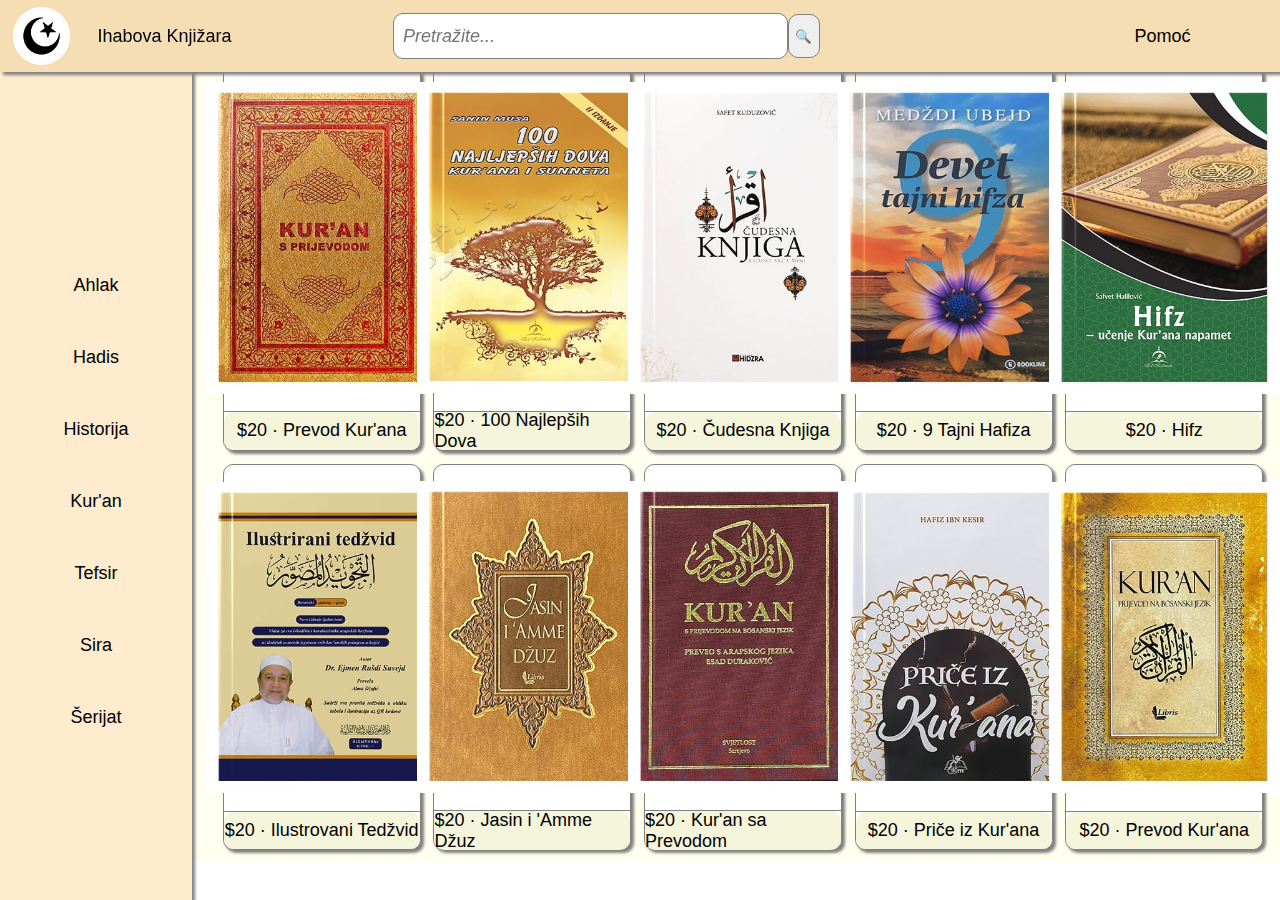
<file: index.html>
<!DOCTYPE html>
<html lang="en">
<head>
    <meta charset="UTF-8">
    <meta name="viewport" content="width=device-width, initial-scale=1.0">
    <title>Ihabova Knjižara</title>
    <link rel="stylesheet" href="websiteDIVcss.css">
    <link rel="stylesheet" href="websiteElemcss.css">
</head>
<body>
    <div class="bodyDiv">
        <div class="navBarDiv">
            <div class="LnavBarDiv">
                <img class="siteIconS" src="images/iconMoon.jpg">
                <p class="siteNameS">Ihabova Knjižara</p>
            </div>
            <div class="RnavBarDiv">
                <input class="searchS" type="text" placeholder="Pretražite...">
                <button class="searchBtnS">&#128269</button>
                <button class="dropDownS">Pomoć</button>
            </div>            
        </div>
        <div class="mainSiteDiv">
            <div class="sideBarDiv">
                <button class="sideBarBtnS" onclick="navigateTo('Ahlak.html')">Ahlak</button>
                <button class="sideBarBtnS" onclick="navigateTo('Hadis.html')">Hadis</button>
                <button class="sideBarBtnS" onclick="navigateTo('Historija.html')">Historija</button>
                <button class="sideBarBtnS" onclick="navigateTo('index.html')">Kur'an</button>
                <button class="sideBarBtnS" onclick="navigateTo('Tefsir.html')">Tefsir</button>
                <button class="sideBarBtnS" onclick="navigateTo('Sira.html')">Sira</button>
                <button class="sideBarBtnS" onclick="navigateTo('Serijat.html')">Šerijat</button>
            </div>
            <div class="mainBarDiv">
                <div class="cardDiv">
                    <div class="articleCardDiv">
                        <div class="visibleArticleDiv">
                            <div class="bookImgDiv">
                                <img class="articleImgS" src="images/Kur'an/Kur'an (7).jpg">
                            </div>
                            <div class="articleInfoDiv">
                                <p class="articleInfoS">
                                    $20 &#183 Prevod Kur'ana
                                </p>
                            </div>
                        </div>
                        <div class="overLayArticleDiv">
                            <button class="buyBtnS">Kupite</button>
                            <button onclick="navigateTo('bookShowCase.html')" class="detailsBtnS">Detaljnije</button>
                        </div>
                    </div>
                    <div class="articleCardDiv">
                        <div class="visibleArticleDiv">
                            <div class="bookImgDiv">
                                <img class="articleImgS" src="images/Kur'an/Kur'an (1).jpg">
                            </div>
                            <div class="articleInfoDiv">
                                <p class="articleInfoS">
                                    $20 &#183 100 Najlepših Dova
                                </p>
                            </div>
                        </div>
                        <div class="overLayArticleDiv">
                            <button class="buyBtnS">Kupite</button>
                            <button class="detailsBtnS">Detaljnije</button>
                        </div>
                    </div>
                    <div class="articleCardDiv">
                        <div class="visibleArticleDiv">
                            <div class="bookImgDiv">
                                <img class="articleImgS" src="images/Kur'an/Kur'an (2).jpg">
                            </div>
                            <div class="articleInfoDiv">
                                <p class="articleInfoS">
                                    $20 &#183 Čudesna Knjiga
                                </p>
                            </div>
                        </div>
                        <div class="overLayArticleDiv">
                            <button class="buyBtnS">Kupite</button>
                            <button class="detailsBtnS">Detaljnije</button>
                        </div>
                    </div>
                    <div class="articleCardDiv">
                        <div class="visibleArticleDiv">
                            <div class="bookImgDiv">
                                <img class="articleImgS" src="images/Kur'an/Kur'an (3).jpg">
                            </div>
                            <div class="articleInfoDiv">
                                <p class="articleInfoS">
                                    $20 &#183 9 Tajni Hafiza
                                </p>
                            </div>
                        </div>
                        <div class="overLayArticleDiv">
                            <button class="buyBtnS">Kupite</button>
                            <button class="detailsBtnS">Detaljnije</button>
                        </div>
                    </div>
                    <div class="articleCardDiv">
                        <div class="visibleArticleDiv">
                            <div class="bookImgDiv">
                                <img class="articleImgS" src="images/Kur'an/Kur'an (4).jpg">
                            </div>
                            <div class="articleInfoDiv">
                                <p class="articleInfoS">
                                    $20 &#183 Hifz
                                </p>
                            </div>
                        </div>
                        <div class="overLayArticleDiv">
                            <button class="buyBtnS">Kupite</button>
                            <button class="detailsBtnS">Detaljnije</button>
                        </div>
                    </div>
                    <div class="articleCardDiv">
                        <div class="visibleArticleDiv">
                            <div class="bookImgDiv">
                                <img class="articleImgS" src="images/Kur'an/Kur'an (5).jpg">
                            </div>
                            <div class="articleInfoDiv">
                                <p class="articleInfoS">
                                    $20 &#183 Ilustrovani Tedžvid
                                </p>
                            </div>
                        </div>
                        <div class="overLayArticleDiv">
                            <button class="buyBtnS">Kupite</button>
                            <button class="detailsBtnS">Detaljnije</button>
                        </div>
                    </div>
                    <div class="articleCardDiv">
                        <div class="visibleArticleDiv">
                            <div class="bookImgDiv">
                                <img class="articleImgS" src="images/Kur'an/Kur'an (6).jpg">
                            </div>
                            <div class="articleInfoDiv">
                                <p class="articleInfoS">
                                    $20 &#183 Jasin i 'Amme Džuz
                                </p>
                            </div>
                        </div>
                        <div class="overLayArticleDiv">
                            <button class="buyBtnS">Kupite</button>
                            <button class="detailsBtnS">Detaljnije</button>
                        </div>
                    </div>
                    <div class="articleCardDiv">
                        <div class="visibleArticleDiv">
                            <div class="bookImgDiv">
                                <img class="articleImgS" src="images/Kur'an/Kur'an (8).jpg">
                            </div>
                            <div class="articleInfoDiv">
                                <p class="articleInfoS">
                                    $20 &#183 Kur'an sa Prevodom
                                </p>
                            </div>
                        </div>
                        <div class="overLayArticleDiv">
                            <button class="buyBtnS">Kupite</button>
                            <button class="detailsBtnS">Detaljnije</button>
                        </div>
                    </div>
                    <div class="articleCardDiv">
                        <div class="visibleArticleDiv">
                            <div class="bookImgDiv">
                                <img class="articleImgS" src="images/Kur'an/Kur'an (9).jpg">
                            </div>
                            <div class="articleInfoDiv">
                                <p class="articleInfoS">
                                    $20 &#183 Priče iz Kur'ana
                                </p>
                            </div>
                        </div>
                        <div class="overLayArticleDiv">
                            <button class="buyBtnS">Kupite</button>
                            <button class="detailsBtnS">Detaljnije</button>
                        </div>
                    </div>
                    <div class="articleCardDiv">
                        <div class="visibleArticleDiv">
                            <div class="bookImgDiv">
                                <img class="articleImgS" src="images/Kur'an/Kur'an (10).jpg">
                            </div>
                            <div class="articleInfoDiv">
                                <p class="articleInfoS">
                                    $20 &#183 Prevod Kur'ana
                                </p>
                            </div>
                        </div>
                        <div class="overLayArticleDiv">
                            <button class="buyBtnS">Kupite</button>
                            <button class="detailsBtnS">Detaljnije</button>
                        </div>
                    </div>
                    <div class="articleCardDiv">
                        <div class="visibleArticleDiv">
                            <div class="bookImgDiv">
                                <img class="articleImgS" src="images/Kur'an/Kur'an (11).jpg">
                            </div>
                            <div class="articleInfoDiv">
                                <p class="articleInfoS">
                                    $20 &#183 Radujte se Kur'anu
                                </p>
                            </div>
                        </div>
                        <div class="overLayArticleDiv">
                            <button class="buyBtnS">Kupite</button>
                            <button class="detailsBtnS">Detaljnije</button>
                        </div>
                    </div>
                    <div class="articleCardDiv">
                        <div class="visibleArticleDiv">
                            <div class="bookImgDiv">
                                <img class="articleImgS" src="images/Kur'an/Kur'an (12).jpg">
                            </div>
                            <div class="articleInfoDiv">
                                <p class="articleInfoS">
                                    $20 &#183 Tajne Kur'anskog Izraza
                                </p>
                            </div>
                        </div>
                        <div class="overLayArticleDiv">
                            <button class="buyBtnS">Kupite</button>
                            <button class="detailsBtnS">Detaljnije</button>
                        </div>
                    </div>
                    <div class="articleCardDiv">
                        <div class="visibleArticleDiv">
                            <div class="bookImgDiv">
                                <img class="articleImgS" src="images/Kur'an/Kur'an (13).jpg">
                            </div>
                            <div class="articleInfoDiv">
                                <p class="articleInfoS">
                                    $20 &#183 Jasin
                                </p>
                            </div>
                        </div>
                        <div class="overLayArticleDiv">
                            <button class="buyBtnS">Kupite</button>
                            <button class="detailsBtnS">Detaljnije</button>
                        </div>
                    </div>
                </div>
        </div>
    </div>

    <script src="websiteScript.js"></script>
</body>
</html>
</file>
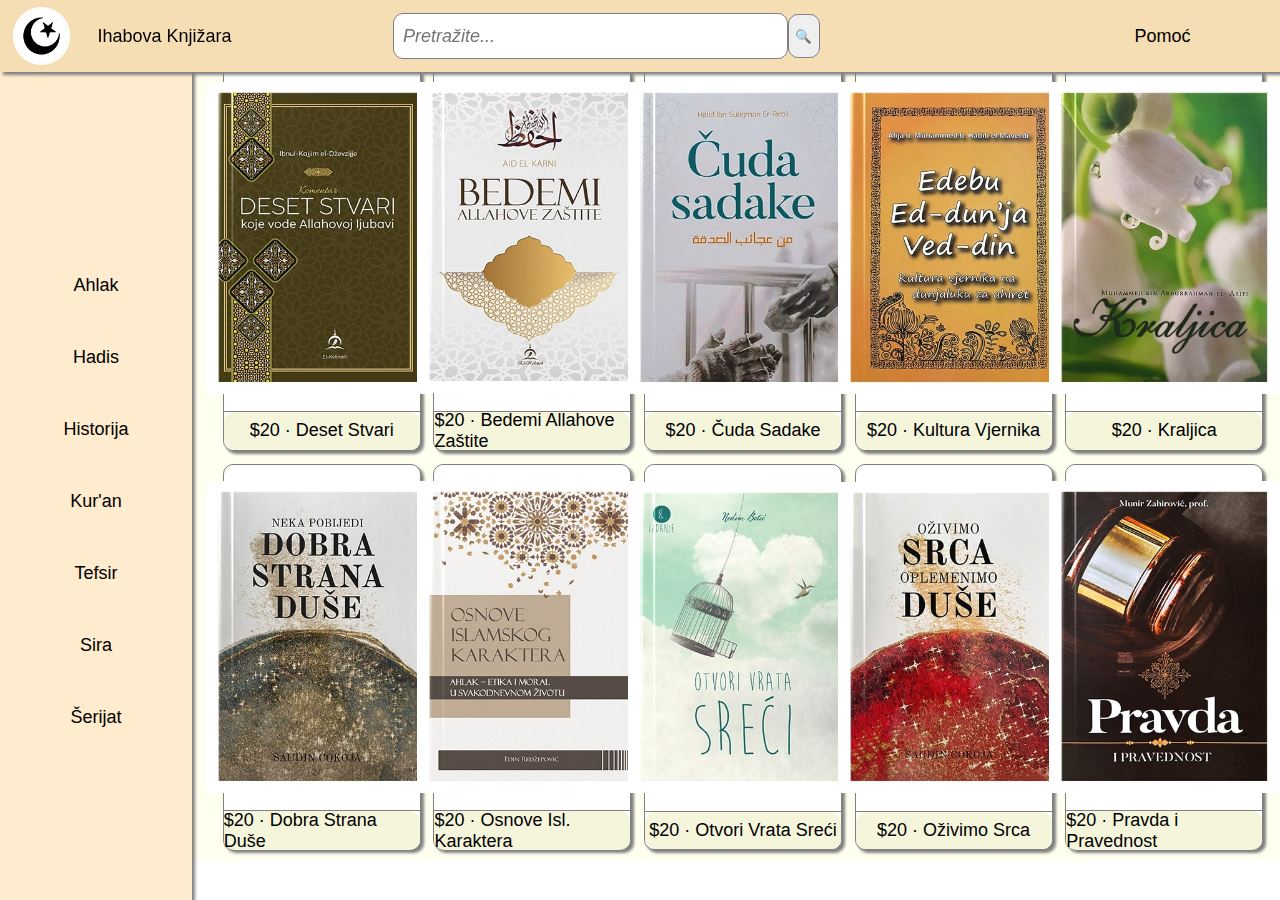
<file: Ahlak.html>
<!DOCTYPE html>
<html lang="en">
<head>
    <meta charset="UTF-8">
    <meta name="viewport" content="width=device-width, initial-scale=1.0">
    <title>Ihabova Knjižara</title>
    <link rel="stylesheet" href="websiteDIVcss.css">
    <link rel="stylesheet" href="websiteElemcss.css">
</head>
<body>
    <div class="bodyDiv">
        <div class="navBarDiv">
            <div class="LnavBarDiv">
                <img class="siteIconS" src="images/iconMoon.jpg">
                <p class="siteNameS">Ihabova Knjižara</p>
            </div>
            <div class="RnavBarDiv">
                <input class="searchS" type="text" placeholder="Pretražite...">
                <button class="searchBtnS">&#128269</button>
                <button class="dropDownS">Pomoć</button>
            </div>            
        </div>
        <div class="mainSiteDiv">
            <div class="sideBarDiv">
                <button class="sideBarBtnS" onclick="navigateTo('Ahlak.html')">Ahlak</button>
                <button class="sideBarBtnS" onclick="navigateTo('Hadis.html')">Hadis</button>
                <button class="sideBarBtnS" onclick="navigateTo('Historija.html')">Historija</button>
                <button class="sideBarBtnS" onclick="navigateTo('index.html')">Kur'an</button>
                <button class="sideBarBtnS" onclick="navigateTo('Tefsir.html')">Tefsir</button>
                <button class="sideBarBtnS" onclick="navigateTo('Sira.html')">Sira</button>
                <button class="sideBarBtnS" onclick="navigateTo('Serijat.html')">Šerijat</button>
            </div>
            <div class="mainBarDiv">
                <div class="cardDiv">
                    <div class="articleCardDiv">
                        <div class="visibleArticleDiv">
                            <div class="bookImgDiv">
                                <img class="articleImgS" src="images/Ahlak/ahlak (1).jpg">
                            </div>
                            <div class="articleInfoDiv">
                                <p class="articleInfoS">
                                    $20 &#183 Deset Stvari
                                </p>
                            </div>
                        </div>
                        <div class="overLayArticleDiv">
                            <button class="buyBtnS">Kupite</button>
                            <button class="detailsBtnS">Detaljnije</button>
                        </div>
                    </div>
                    <div class="articleCardDiv">
                        <div class="visibleArticleDiv">
                            <div class="bookImgDiv">
                                <img class="articleImgS" src="images/Ahlak/ahlak (2).jpg">
                            </div>
                            <div class="articleInfoDiv">
                                <p class="articleInfoS">
                                    $20 &#183 Bedemi Allahove Zaštite
                                </p>
                            </div>
                        </div>
                        <div class="overLayArticleDiv">
                            <button class="buyBtnS">Kupite</button>
                            <button class="detailsBtnS">Detaljnije</button>
                        </div>
                    </div>
                    <div class="articleCardDiv">
                        <div class="visibleArticleDiv">
                            <div class="bookImgDiv">
                                <img class="articleImgS" src="images/Ahlak/ahlak (3).jpg">
                            </div>
                            <div class="articleInfoDiv">
                                <p class="articleInfoS">
                                    $20 &#183 Čuda Sadake
                                </p>
                            </div>
                        </div>
                        <div class="overLayArticleDiv">
                            <button class="buyBtnS">Kupite</button>
                            <button class="detailsBtnS">Detaljnije</button>
                        </div>
                    </div>
                    <div class="articleCardDiv">
                        <div class="visibleArticleDiv">
                            <div class="bookImgDiv">
                                <img class="articleImgS" src="images/Ahlak/ahlak (4).jpg">
                            </div>
                            <div class="articleInfoDiv">
                                <p class="articleInfoS">
                                    $20 &#183 Kultura Vjernika
                                </p>
                            </div>
                        </div>
                        <div class="overLayArticleDiv">
                            <button class="buyBtnS">Kupite</button>
                            <button class="detailsBtnS">Detaljnije</button>
                        </div>
                    </div>
                    <div class="articleCardDiv">
                        <div class="visibleArticleDiv">
                            <div class="bookImgDiv">
                                <img class="articleImgS" src="images/Ahlak/ahlak (6).jpg">
                            </div>
                            <div class="articleInfoDiv">
                                <p class="articleInfoS">
                                    $20 &#183 Kraljica
                                </p>
                            </div>
                        </div>
                        <div class="overLayArticleDiv">
                            <button class="buyBtnS">Kupite</button>
                            <button class="detailsBtnS">Detaljnije</button>
                        </div>
                    </div>
                    <div class="articleCardDiv">
                        <div class="visibleArticleDiv">
                            <div class="bookImgDiv">
                                <img class="articleImgS" src="images/Ahlak/ahlak (7).jpg">
                            </div>
                            <div class="articleInfoDiv">
                                <p class="articleInfoS">
                                    $20 &#183 Dobra Strana Duše
                                </p>
                            </div>
                        </div>
                        <div class="overLayArticleDiv">
                            <button class="buyBtnS">Kupite</button>
                            <button class="detailsBtnS">Detaljnije</button>
                        </div>
                    </div>
                    <div class="articleCardDiv">
                        <div class="visibleArticleDiv">
                            <div class="bookImgDiv">
                                <img class="articleImgS" src="images/Ahlak/ahlak (8).jpg">
                            </div>
                            <div class="articleInfoDiv">
                                <p class="articleInfoS">
                                    $20 &#183 Osnove Isl. Karaktera
                                </p>
                            </div>
                        </div>
                        <div class="overLayArticleDiv">
                            <button class="buyBtnS">Kupite</button>
                            <button class="detailsBtnS">Detaljnije</button>
                        </div>
                    </div>
                    <div class="articleCardDiv">
                        <div class="visibleArticleDiv">
                            <div class="bookImgDiv">
                                <img class="articleImgS" src="images/Ahlak/ahlak (9).jpg">
                            </div>
                            <div class="articleInfoDiv">
                                <p class="articleInfoS">
                                    $20 &#183 Otvori Vrata Sreći
                                </p>
                            </div>
                        </div>
                        <div class="overLayArticleDiv">
                            <button class="buyBtnS">Kupite</button>
                            <button class="detailsBtnS">Detaljnije</button>
                        </div>
                    </div>
                    <div class="articleCardDiv">
                        <div class="visibleArticleDiv">
                            <div class="bookImgDiv">
                                <img class="articleImgS" src="images/Ahlak/ahlak (10).jpg">
                            </div>
                            <div class="articleInfoDiv">
                                <p class="articleInfoS">
                                    $20 &#183 Oživimo Srca
                                </p>
                            </div>
                        </div>
                        <div class="overLayArticleDiv">
                            <button class="buyBtnS">Kupite</button>
                            <button class="detailsBtnS">Detaljnije</button>
                        </div>
                    </div>
                    <div class="articleCardDiv">
                        <div class="visibleArticleDiv">
                            <div class="bookImgDiv">
                                <img class="articleImgS" src="images/Ahlak/ahlak (11).jpg">
                            </div>
                            <div class="articleInfoDiv">
                                <p class="articleInfoS">
                                    $20 &#183 Pravda i Pravednost
                                </p>
                            </div>
                        </div>
                        <div class="overLayArticleDiv">
                            <button class="buyBtnS">Kupite</button>
                            <button class="detailsBtnS">Detaljnije</button>
                        </div>
                    </div>
                    <div class="articleCardDiv">
                        <div class="visibleArticleDiv">
                            <div class="bookImgDiv">
                                <img class="articleImgS" src="images/Ahlak/ahlak (12).jpg">
                            </div>
                            <div class="articleInfoDiv">
                                <p class="articleInfoS">
                                    $20 &#183 Ramazan
                                </p>
                            </div>
                        </div>
                        <div class="overLayArticleDiv">
                            <button class="buyBtnS">Kupite</button>
                            <button class="detailsBtnS">Detaljnije</button>
                        </div>
                    </div>
                    <div class="articleCardDiv">
                        <div class="visibleArticleDiv">
                            <div class="bookImgDiv">
                                <img class="articleImgS" src="images/Ahlak/ahlak (13).jpg">
                            </div>
                            <div class="articleInfoDiv">
                                <p class="articleInfoS">
                                    $20 &#183 Šapućem Ti
                                </p>
                            </div>
                        </div>
                        <div class="overLayArticleDiv">
                            <button class="buyBtnS">Kupite</button>
                            <button class="detailsBtnS">Detaljnije</button>
                        </div>
                    </div>
                    <div class="articleCardDiv">
                        <div class="visibleArticleDiv">
                            <div class="bookImgDiv">
                                <img class="articleImgS" src="images/Ahlak/ahlak (14).jpg">
                            </div>
                            <div class="articleInfoDiv">
                                <p class="articleInfoS">
                                    $20 &#183 Snaga Ljubavi
                                </p>
                            </div>
                        </div>
                        <div class="overLayArticleDiv">
                            <button class="buyBtnS">Kupite</button>
                            <button class="detailsBtnS">Detaljnije</button>
                        </div>
                    </div>
                    <div class="articleCardDiv">
                        <div class="visibleArticleDiv">
                            <div class="bookImgDiv">
                                <img class="articleImgS" src="images/Ahlak/ahlak (15).jpg">
                            </div>
                            <div class="articleInfoDiv">
                                <p class="articleInfoS">
                                    $20 &#183 Stazama Egoizma
                                </p>
                            </div>
                        </div>
                        <div class="overLayArticleDiv">
                            <button class="buyBtnS">Kupite</button>
                            <button class="detailsBtnS">Detaljnije</button>
                        </div>
                    </div>
                    <div class="articleCardDiv">
                        <div class="visibleArticleDiv">
                            <div class="bookImgDiv">
                                <img class="articleImgS" src="images/Ahlak/ahlak (16).jpg">
                            </div>
                            <div class="articleInfoDiv">
                                <p class="articleInfoS">
                                    $20 &#183 Život Ispočetka
                                </p>
                            </div>
                        </div>
                        <div class="overLayArticleDiv">
                            <button class="buyBtnS">Kupite</button>
                            <button class="detailsBtnS">Detaljnije</button>
                        </div>
                    </div>
                    <div class="articleCardDiv">
                        <div class="visibleArticleDiv">
                            <div class="bookImgDiv">
                                <img class="articleImgS" src="images/Ahlak/ahlak (17).jpg">
                            </div>
                            <div class="articleInfoDiv">
                                <p class="articleInfoS">
                                    $20 &#183 Zuhd
                                </p>
                            </div>
                        </div>
                        <div class="overLayArticleDiv">
                            <button class="buyBtnS">Kupite</button>
                            <button class="detailsBtnS">Detaljnije</button>
                        </div>
                    </div>
                </div>
        </div>
    </div>



    <script src="websiteScript.js"></script>
</body>
</html>
</file>
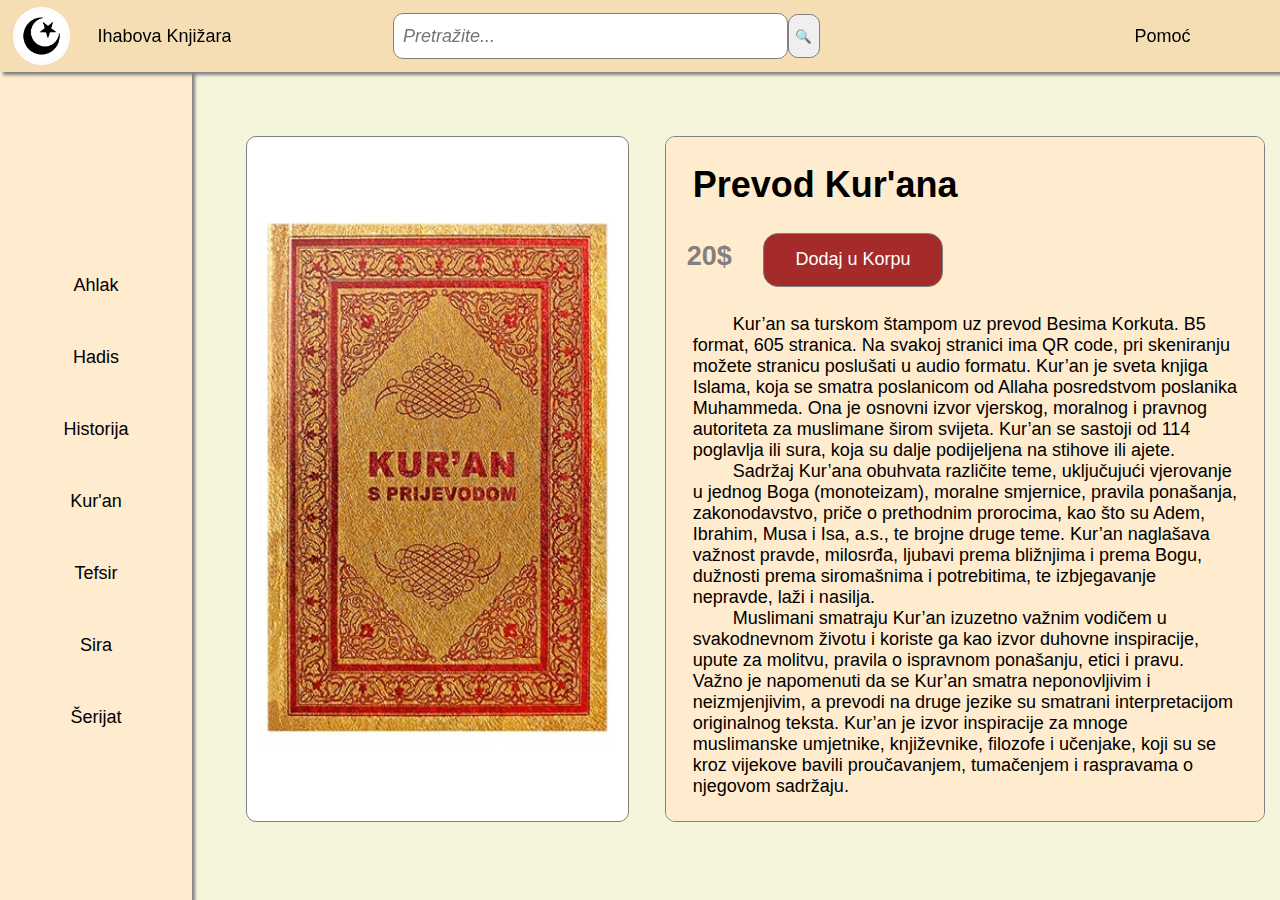
<file: bookShowCase.html>
<!DOCTYPE html>
<html lang="en">
<head>
    <meta charset="UTF-8">
    <meta name="viewport" content="width=device-width, initial-scale=1.0">
    <title>Ihabova Knjižara</title>
    <link rel="stylesheet" href="bookExample.css">
    <link rel="stylesheet" href="websiteElemcss.css">
</head>
<body>
    <div class="bodyDiv">
        <div class="navBarDiv">
            <div class="LnavBarDiv">
                <img class="siteIconS" src="images/iconMoon.jpg">
                <p class="siteNameS">Ihabova Knjižara</p>
            </div>
            <div class="RnavBarDiv">
                <input class="searchS" type="text" placeholder="Pretražite...">
                <button class="searchBtnS">&#128269</button>
                <button class="dropDownS">Pomoć</button>
            </div>            
        </div>
        <div class="mainSiteDiv">
            <div class="sideBarDiv">
                <button class="sideBarBtnS" onclick="navigateTo('Ahlak.html')">Ahlak</button>
                <button class="sideBarBtnS" onclick="navigateTo('Hadis.html')">Hadis</button>
                <button class="sideBarBtnS" onclick="navigateTo('Historija.html')">Historija</button>
                <button class="sideBarBtnS" onclick="navigateTo('index.html')">Kur'an</button>
                <button class="sideBarBtnS" onclick="navigateTo('Tefsir.html')">Tefsir</button>
                <button class="sideBarBtnS" onclick="navigateTo('Sira.html')">Sira</button>
                <button class="sideBarBtnS" onclick="navigateTo('Serijat.html')">Šerijat</button>
            </div>
            <div class="mainBarDiv">
                <div class="upperDiv">
                    <div class="bookBigDiv">
                        <img class="imgBigS" src="images/Kur'an/Kur'an (7).jpg">
                    </div>
                    <div class="infoAboutBookDiv">
                        <h3 class="bookNameS">Prevod Kur'ana</h3>
                        <h3 class="priceS">20$</h3>
                        <button class="addCartS">Dodaj u Korpu</button>
                        <p class="bookTextsS">
                            &nbsp;&nbsp;&nbsp;&nbsp;&nbsp;&nbsp;&nbsp;
                            Kur’an sa turskom štampom uz prevod 
                            Besima Korkuta. B5 format, 605 stranica. 
                            Na svakoj stranici ima QR code, pri skeniranju 
                            možete stranicu poslušati u audio formatu.
                            Kur’an je sveta knjiga Islama, koja se smatra 
                            poslanicom od Allaha posredstvom poslanika Muhammeda. 
                            Ona je osnovni izvor vjerskog, moralnog i pravnog 
                            autoriteta za muslimane širom svijeta. Kur’an se 
                            sastoji od 114 poglavlja ili sura, koja su dalje 
                            podijeljena na stihove ili ajete.<br>
                            &nbsp;&nbsp;&nbsp;&nbsp;&nbsp;&nbsp;&nbsp;   
                            Sadržaj Kur’ana obuhvata različite teme, uključujući 
                            vjerovanje u jednog Boga (monoteizam), moralne smjernice, 
                            pravila ponašanja, zakonodavstvo, priče o prethodnim prorocima, 
                            kao što su Adem, Ibrahim, Musa i Isa, a.s., te brojne 
                            druge teme. Kur’an naglašava važnost pravde, milosrđa, 
                            ljubavi prema bližnjima i prema Bogu, dužnosti prema 
                            siromašnima i potrebitima, te izbjegavanje nepravde, 
                            laži i nasilja.<br>
                            &nbsp;&nbsp;&nbsp;&nbsp;&nbsp;&nbsp;&nbsp;
                            Muslimani smatraju Kur’an izuzetno važnim vodičem u 
                            svakodnevnom životu i koriste ga kao izvor duhovne 
                            inspiracije, upute za molitvu, pravila o ispravnom 
                            ponašanju, etici i pravu. Važno je napomenuti da se 
                            Kur’an smatra neponovljivim i neizmjenjivim, a prevodi 
                            na druge jezike su smatrani interpretacijom originalnog 
                            teksta. Kur’an je izvor inspiracije za mnoge muslimanske 
                            umjetnike, književnike, filozofe i učenjake, koji su 
                            se kroz vijekove bavili proučavanjem, tumačenjem i 
                            raspravama o njegovom sadržaju.
                        </p>
                    </div>                    
                </div>
            </div>                
        </div>
    </div>

    <script src="websiteScript.js"></script>
</body>
</html>
</file>
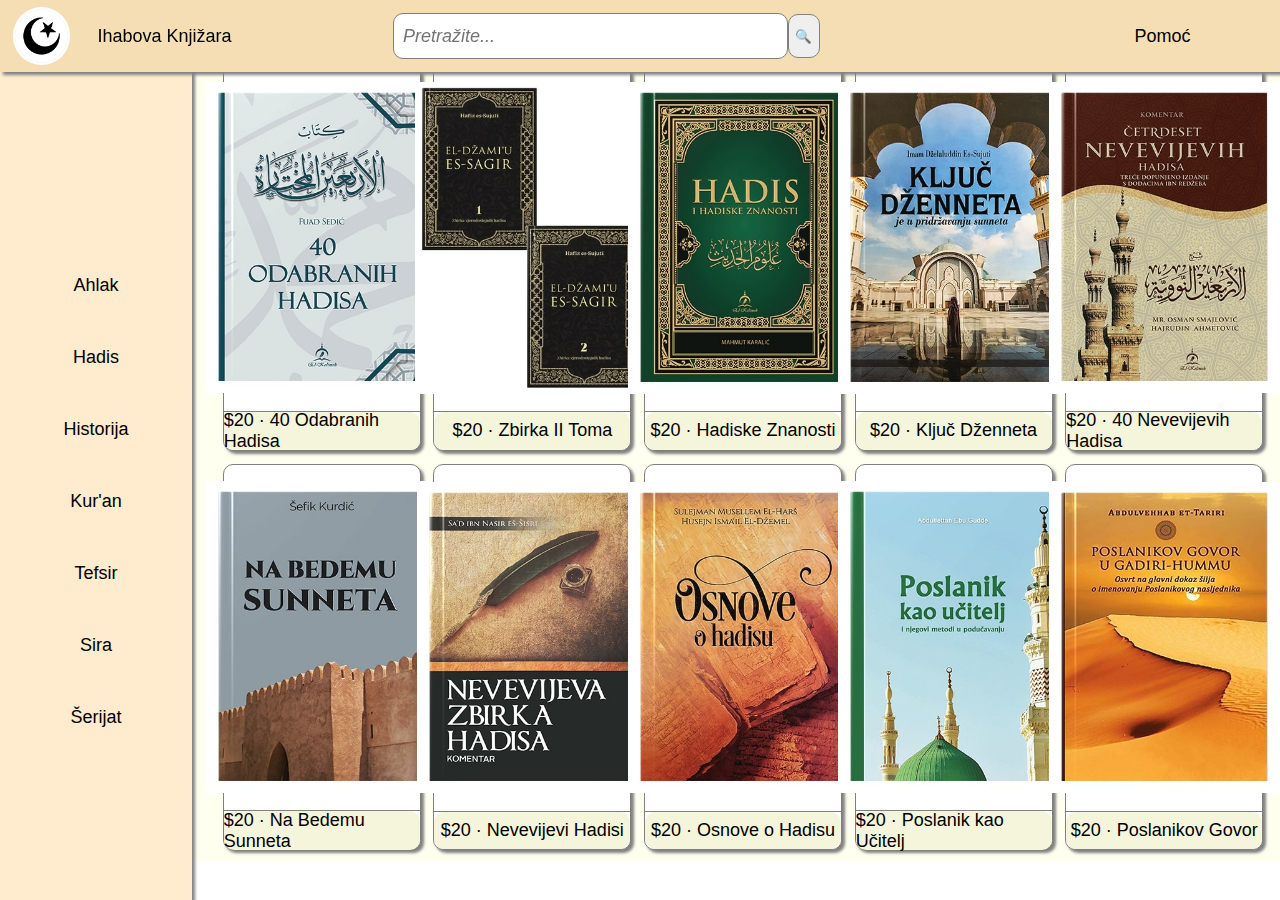
<file: Hadis.html>
<!DOCTYPE html>
<html lang="en">
<head>
    <meta charset="UTF-8">
    <meta name="viewport" content="width=device-width, initial-scale=1.0">
    <title>Ihabova Knjižara</title>
    <link rel="stylesheet" href="websiteDIVcss.css">
    <link rel="stylesheet" href="websiteElemcss.css">
</head>
<body>
    <div class="bodyDiv">
        <div class="navBarDiv">
            <div class="LnavBarDiv">
                <img class="siteIconS" src="images/iconMoon.jpg">
                <p class="siteNameS">Ihabova Knjižara</p>
            </div>
            <div class="RnavBarDiv">
                <input class="searchS" type="text" placeholder="Pretražite...">
                <button class="searchBtnS">&#128269</button>
                <button class="dropDownS">Pomoć</button>
            </div>            
        </div>
        <div class="mainSiteDiv">
            <div class="sideBarDiv">
                <button class="sideBarBtnS" onclick="navigateTo('Ahlak.html')">Ahlak</button>
                <button class="sideBarBtnS" onclick="navigateTo('Hadis.html')">Hadis</button>
                <button class="sideBarBtnS" onclick="navigateTo('Historija.html')">Historija</button>
                <button class="sideBarBtnS" onclick="navigateTo('index.html')">Kur'an</button>
                <button class="sideBarBtnS" onclick="navigateTo('Tefsir.html')">Tefsir</button>
                <button class="sideBarBtnS" onclick="navigateTo('Sira.html')">Sira</button>
                <button class="sideBarBtnS" onclick="navigateTo('Serijat.html')">Šerijat</button>
            </div>
            <div class="mainBarDiv">
                <div class="cardDiv">
                    <div class="articleCardDiv">
                        <div class="visibleArticleDiv">
                            <div class="bookImgDiv">
                                <img class="articleImgS" src="images/Hadis/Hadis (1).jpg">
                            </div>
                            <div class="articleInfoDiv">
                                <p class="articleInfoS">
                                    $20 &#183 40 Odabranih Hadisa
                                </p>
                            </div>
                        </div>
                        <div class="overLayArticleDiv">
                            <button class="buyBtnS">Kupite</button>
                            <button class="detailsBtnS">Detaljnije</button>
                        </div>
                    </div>
                    <div class="articleCardDiv">
                        <div class="visibleArticleDiv">
                            <div class="bookImgDiv">
                                <img class="articleImgS" src="images/Hadis/Hadis (3).jpg">
                            </div>
                            <div class="articleInfoDiv">
                                <p class="articleInfoS">
                                    $20 &#183 Zbirka II Toma
                                </p>
                            </div>
                        </div>
                        <div class="overLayArticleDiv">
                            <button class="buyBtnS">Kupite</button>
                            <button class="detailsBtnS">Detaljnije</button>
                        </div>
                    </div>
                    <div class="articleCardDiv">
                        <div class="visibleArticleDiv">
                            <div class="bookImgDiv">
                                <img class="articleImgS" src="images/Hadis/Hadis (4).jpg">
                            </div>
                            <div class="articleInfoDiv">
                                <p class="articleInfoS">
                                    $20 &#183 Hadiske Znanosti
                                </p>
                            </div>
                        </div>
                        <div class="overLayArticleDiv">
                            <button class="buyBtnS">Kupite</button>
                            <button class="detailsBtnS">Detaljnije</button>
                        </div>
                    </div>
                    <div class="articleCardDiv">
                        <div class="visibleArticleDiv">
                            <div class="bookImgDiv">
                                <img class="articleImgS" src="images/Hadis/Hadis (5).jpg">
                            </div>
                            <div class="articleInfoDiv">
                                <p class="articleInfoS">
                                    $20 &#183 Ključ Dženneta
                                </p>
                            </div>
                        </div>
                        <div class="overLayArticleDiv">
                            <button class="buyBtnS">Kupite</button>
                            <button class="detailsBtnS">Detaljnije</button>
                        </div>
                    </div>
                    <div class="articleCardDiv">
                        <div class="visibleArticleDiv">
                            <div class="bookImgDiv">
                                <img class="articleImgS" src="images/Hadis/Hadis (6).jpg">
                            </div>
                            <div class="articleInfoDiv">
                                <p class="articleInfoS">
                                    $20 &#183 40 Nevevijevih Hadisa
                                </p>
                            </div>
                        </div>
                        <div class="overLayArticleDiv">
                            <button class="buyBtnS">Kupite</button>
                            <button class="detailsBtnS">Detaljnije</button>
                        </div>
                    </div>
                    <div class="articleCardDiv">
                        <div class="visibleArticleDiv">
                            <div class="bookImgDiv">
                                <img class="articleImgS" src="images/Hadis/Hadis (7).jpg">
                            </div>
                            <div class="articleInfoDiv">
                                <p class="articleInfoS">
                                    $20 &#183 Na Bedemu Sunneta
                                </p>
                            </div>
                        </div>
                        <div class="overLayArticleDiv">
                            <button class="buyBtnS">Kupite</button>
                            <button class="detailsBtnS">Detaljnije</button>
                        </div>
                    </div>
                    <div class="articleCardDiv">
                        <div class="visibleArticleDiv">
                            <div class="bookImgDiv">
                                <img class="articleImgS" src="images/Hadis/Hadis (8).jpg">
                            </div>
                            <div class="articleInfoDiv">
                                <p class="articleInfoS">
                                    $20 &#183 Nevevijevi Hadisi
                                </p>
                            </div>
                        </div>
                        <div class="overLayArticleDiv">
                            <button class="buyBtnS">Kupite</button>
                            <button class="detailsBtnS">Detaljnije</button>
                        </div>
                    </div>
                    <div class="articleCardDiv">
                        <div class="visibleArticleDiv">
                            <div class="bookImgDiv">
                                <img class="articleImgS" src="images/Hadis/Hadis (9).jpg">
                            </div>
                            <div class="articleInfoDiv">
                                <p class="articleInfoS">
                                    $20 &#183 Osnove o Hadisu
                                </p>
                            </div>
                        </div>
                        <div class="overLayArticleDiv">
                            <button class="buyBtnS">Kupite</button>
                            <button class="detailsBtnS">Detaljnije</button>
                        </div>
                    </div>
                    <div class="articleCardDiv">
                        <div class="visibleArticleDiv">
                            <div class="bookImgDiv">
                                <img class="articleImgS" src="images/Hadis/Hadis (10).jpg">
                            </div>
                            <div class="articleInfoDiv">
                                <p class="articleInfoS">
                                    $20 &#183 Poslanik kao Učitelj
                                </p>
                            </div>
                        </div>
                        <div class="overLayArticleDiv">
                            <button class="buyBtnS">Kupite</button>
                            <button class="detailsBtnS">Detaljnije</button>
                        </div>
                    </div>
                    <div class="articleCardDiv">
                        <div class="visibleArticleDiv">
                            <div class="bookImgDiv">
                                <img class="articleImgS" src="images/Hadis/Hadis (11).jpg">
                            </div>
                            <div class="articleInfoDiv">
                                <p class="articleInfoS">
                                    $20 &#183 Poslanikov Govor
                                </p>
                            </div>
                        </div>
                        <div class="overLayArticleDiv">
                            <button class="buyBtnS">Kupite</button>
                            <button class="detailsBtnS">Detaljnije</button>
                        </div>
                    </div>
                    <div class="articleCardDiv">
                        <div class="visibleArticleDiv">
                            <div class="bookImgDiv">
                                <img class="articleImgS" src="images/Hadis/Hadis (12).jpg">
                            </div>
                            <div class="articleInfoDiv">
                                <p class="articleInfoS">
                                    $20 &#183 Umdetul-Ahkam
                                </p>
                            </div>
                        </div>
                        <div class="overLayArticleDiv">
                            <button class="buyBtnS">Kupite</button>
                            <button class="detailsBtnS">Detaljnije</button>
                        </div>
                    </div>
                    <div class="articleCardDiv">
                        <div class="visibleArticleDiv">
                            <div class="bookImgDiv">
                                <img class="articleImgS" src="images/Hadis/Hadis (13).jpg">
                            </div>
                            <div class="articleInfoDiv">
                                <p class="articleInfoS">
                                    $20 &#183 Zbirka Hadisi Kudsija
                                </p>
                            </div>
                        </div>
                        <div class="overLayArticleDiv">
                            <button class="buyBtnS">Kupite</button>
                            <button class="detailsBtnS">Detaljnije</button>
                        </div>
                    </div>
                </div>
        </div>
    </div>



    <script src="websiteScript.js"></script>
</body>
</html>
</file>
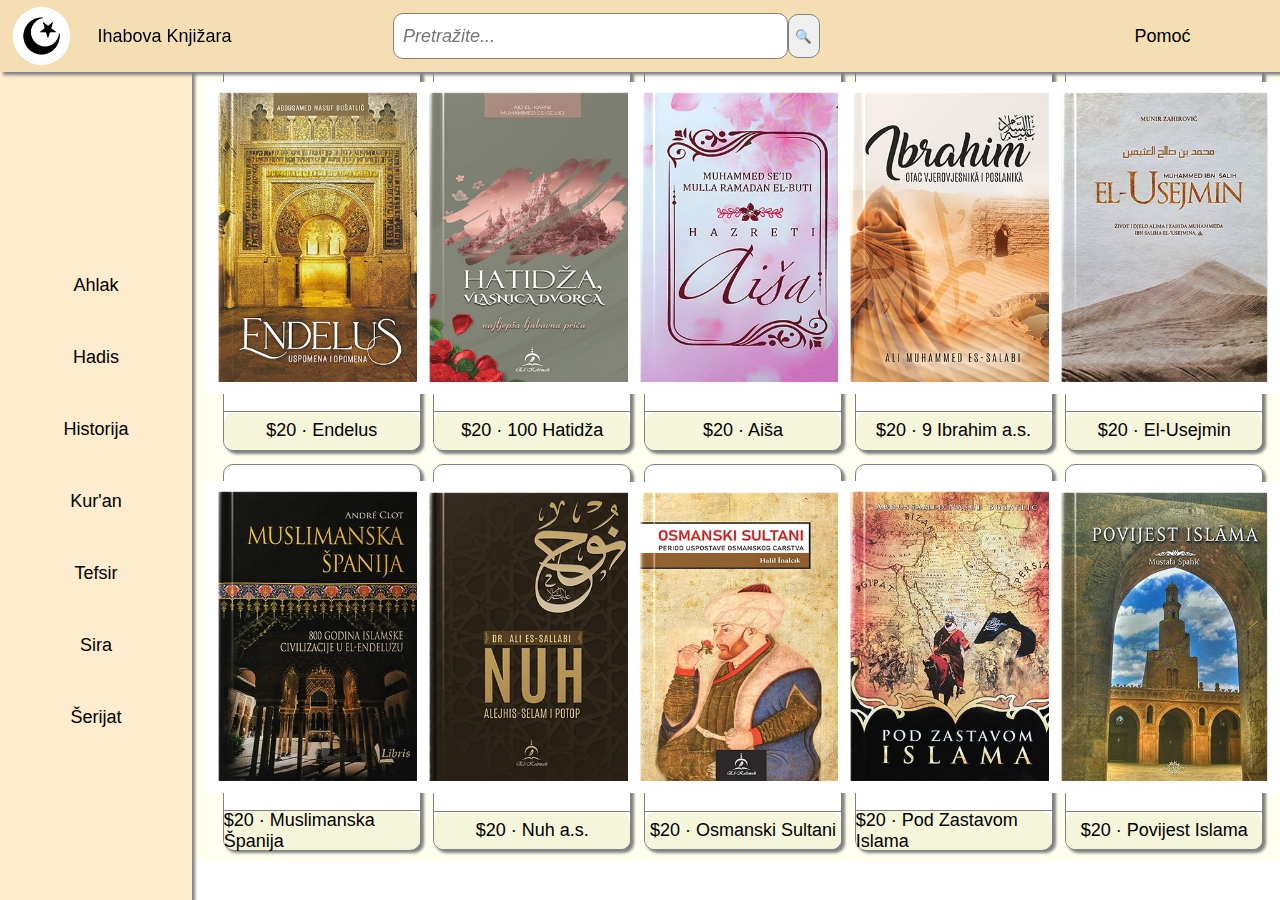
<file: Historija.html>
<!DOCTYPE html>
<html lang="en">
<head>
    <meta charset="UTF-8">
    <meta name="viewport" content="width=device-width, initial-scale=1.0">
    <title>Ihabova Knjižara</title>
    <link rel="stylesheet" href="websiteDIVcss.css">
    <link rel="stylesheet" href="websiteElemcss.css">
</head>
<body>
    <div class="bodyDiv">
        <div class="navBarDiv">
            <div class="LnavBarDiv">
                <img class="siteIconS" src="images/iconMoon.jpg">
                <p class="siteNameS">Ihabova Knjižara</p>
            </div>
            <div class="RnavBarDiv">
                <input class="searchS" type="text" placeholder="Pretražite...">
                <button class="searchBtnS">&#128269</button>
                <button class="dropDownS">Pomoć</button>
            </div>            
        </div>
        <div class="mainSiteDiv">
            <div class="sideBarDiv">
                <button class="sideBarBtnS" onclick="navigateTo('Ahlak.html')">Ahlak</button>
                <button class="sideBarBtnS" onclick="navigateTo('Hadis.html')">Hadis</button>
                <button class="sideBarBtnS" onclick="navigateTo('Historija.html')">Historija</button>
                <button class="sideBarBtnS" onclick="navigateTo('index.html')">Kur'an</button>
                <button class="sideBarBtnS" onclick="navigateTo('Tefsir.html')">Tefsir</button>
                <button class="sideBarBtnS" onclick="navigateTo('Sira.html')">Sira</button>
                <button class="sideBarBtnS" onclick="navigateTo('Serijat.html')">Šerijat</button>
            </div>
            <div class="mainBarDiv">
                <div class="cardDiv">
                    <div class="articleCardDiv">
                        <div class="visibleArticleDiv">
                            <div class="bookImgDiv">
                                <img class="articleImgS" src="images/Historija/historija (1).jpg">
                            </div>
                            <div class="articleInfoDiv">
                                <p class="articleInfoS">
                                    $20 &#183 Endelus
                                </p>
                            </div>
                        </div>
                        <div class="overLayArticleDiv">
                            <button class="buyBtnS">Kupite</button>
                            <button class="detailsBtnS">Detaljnije</button>
                        </div>
                    </div>
                    <div class="articleCardDiv">
                        <div class="visibleArticleDiv">
                            <div class="bookImgDiv">
                                <img class="articleImgS" src="images/Historija/historija (2).jpg">
                            </div>
                            <div class="articleInfoDiv">
                                <p class="articleInfoS">
                                    $20 &#183 100 Hatidža
                                </p>
                            </div>
                        </div>
                        <div class="overLayArticleDiv">
                            <button class="buyBtnS">Kupite</button>
                            <button class="detailsBtnS">Detaljnije</button>
                        </div>
                    </div>
                    <div class="articleCardDiv">
                        <div class="visibleArticleDiv">
                            <div class="bookImgDiv">
                                <img class="articleImgS" src="images/Historija/historija (3).jpg">
                            </div>
                            <div class="articleInfoDiv">
                                <p class="articleInfoS">
                                    $20 &#183 Aiša
                                </p>
                            </div>
                        </div>
                        <div class="overLayArticleDiv">
                            <button class="buyBtnS">Kupite</button>
                            <button class="detailsBtnS">Detaljnije</button>
                        </div>
                    </div>
                    <div class="articleCardDiv">
                        <div class="visibleArticleDiv">
                            <div class="bookImgDiv">
                                <img class="articleImgS" src="images/Historija/historija (4).jpg">
                            </div>
                            <div class="articleInfoDiv">
                                <p class="articleInfoS">
                                    $20 &#183 9 Ibrahim a.s.
                                </p>
                            </div>
                        </div>
                        <div class="overLayArticleDiv">
                            <button class="buyBtnS">Kupite</button>
                            <button class="detailsBtnS">Detaljnije</button>
                        </div>
                    </div>
                    <div class="articleCardDiv">
                        <div class="visibleArticleDiv">
                            <div class="bookImgDiv">
                                <img class="articleImgS" src="images/Historija/historija (5).jpg">
                            </div>
                            <div class="articleInfoDiv">
                                <p class="articleInfoS">
                                    $20 &#183 El-Usejmin
                                </p>
                            </div>
                        </div>
                        <div class="overLayArticleDiv">
                            <button class="buyBtnS">Kupite</button>
                            <button class="detailsBtnS">Detaljnije</button>
                        </div>
                    </div>
                    <div class="articleCardDiv">
                        <div class="visibleArticleDiv">
                            <div class="bookImgDiv">
                                <img class="articleImgS" src="images/Historija/historija (6).jpg">
                            </div>
                            <div class="articleInfoDiv">
                                <p class="articleInfoS">
                                    $20 &#183 Muslimanska Španija
                                </p>
                            </div>
                        </div>
                        <div class="overLayArticleDiv">
                            <button class="buyBtnS">Kupite</button>
                            <button class="detailsBtnS">Detaljnije</button>
                        </div>
                    </div>
                    <div class="articleCardDiv">
                        <div class="visibleArticleDiv">
                            <div class="bookImgDiv">
                                <img class="articleImgS" src="images/Historija/historija (7).jpg">
                            </div>
                            <div class="articleInfoDiv">
                                <p class="articleInfoS">
                                    $20 &#183 Nuh a.s.
                                </p>
                            </div>
                        </div>
                        <div class="overLayArticleDiv">
                            <button class="buyBtnS">Kupite</button>
                            <button class="detailsBtnS">Detaljnije</button>
                        </div>
                    </div>
                    <div class="articleCardDiv">
                        <div class="visibleArticleDiv">
                            <div class="bookImgDiv">
                                <img class="articleImgS" src="images/Historija/historija (8).jpg">
                            </div>
                            <div class="articleInfoDiv">
                                <p class="articleInfoS">
                                    $20 &#183 Osmanski Sultani
                                </p>
                            </div>
                        </div>
                        <div class="overLayArticleDiv">
                            <button class="buyBtnS">Kupite</button>
                            <button class="detailsBtnS">Detaljnije</button>
                        </div>
                    </div>
                    <div class="articleCardDiv">
                        <div class="visibleArticleDiv">
                            <div class="bookImgDiv">
                                <img class="articleImgS" src="images/Historija/historija (9).jpg">
                            </div>
                            <div class="articleInfoDiv">
                                <p class="articleInfoS">
                                    $20 &#183 Pod Zastavom Islama
                                </p>
                            </div>
                        </div>
                        <div class="overLayArticleDiv">
                            <button class="buyBtnS">Kupite</button>
                            <button class="detailsBtnS">Detaljnije</button>
                        </div>
                    </div>
                    <div class="articleCardDiv">
                        <div class="visibleArticleDiv">
                            <div class="bookImgDiv">
                                <img class="articleImgS" src="images/Historija/historija (10).jpg">
                            </div>
                            <div class="articleInfoDiv">
                                <p class="articleInfoS">
                                    $20 &#183 Povijest Islama
                                </p>
                            </div>
                        </div>
                        <div class="overLayArticleDiv">
                            <button class="buyBtnS">Kupite</button>
                            <button class="detailsBtnS">Detaljnije</button>
                        </div>
                    </div>
                    <div class="articleCardDiv">
                        <div class="visibleArticleDiv">
                            <div class="bookImgDiv">
                                <img class="articleImgS" src="images/Historija/historija (11).jpg">
                            </div>
                            <div class="articleInfoDiv">
                                <p class="articleInfoS">
                                    $20 &#183 Radosne Vijesti
                                </p>
                            </div>
                        </div>
                        <div class="overLayArticleDiv">
                            <button class="buyBtnS">Kupite</button>
                            <button class="detailsBtnS">Detaljnije</button>
                        </div>
                    </div>
                    <div class="articleCardDiv">
                        <div class="visibleArticleDiv">
                            <div class="bookImgDiv">
                                <img class="articleImgS" src="images/Historija/historija (12).jpg">
                            </div>
                            <div class="articleInfoDiv">
                                <p class="articleInfoS">
                                    $20 &#183 Seldžučka Država
                                </p>
                            </div>
                        </div>
                        <div class="overLayArticleDiv">
                            <button class="buyBtnS">Kupite</button>
                            <button class="detailsBtnS">Detaljnije</button>
                        </div>
                    </div>
                    <div class="articleCardDiv">
                        <div class="visibleArticleDiv">
                            <div class="bookImgDiv">
                                <img class="articleImgS" src="images/Historija/historija (13).jpg">
                            </div>
                            <div class="articleInfoDiv">
                                <p class="articleInfoS">
                                    $20 &#183 Naslednik Ademov
                                </p>
                            </div>
                        </div>
                        <div class="overLayArticleDiv">
                            <button class="buyBtnS">Kupite</button>
                            <button class="detailsBtnS">Detaljnije</button>
                        </div>
                    </div>
                    <div class="articleCardDiv">
                        <div class="visibleArticleDiv">
                            <div class="bookImgDiv">
                                <img class="articleImgS" src="images/Historija/historija (14).jpg">
                            </div>
                            <div class="articleInfoDiv">
                                <p class="articleInfoS">
                                    $20 &#183 Vrijednost Porodice
                                </p>
                            </div>
                        </div>
                        <div class="overLayArticleDiv">
                            <button class="buyBtnS">Kupite</button>
                            <button class="detailsBtnS">Detaljnije</button>
                        </div>
                    </div>
                    <div class="articleCardDiv">
                        <div class="visibleArticleDiv">
                            <div class="bookImgDiv">
                                <img class="articleImgS" src="images/Historija/historija (15).jpg">
                            </div>
                            <div class="articleInfoDiv">
                                <p class="articleInfoS">
                                    $20 &#183 Zalaganje Heroja
                                </p>
                            </div>
                        </div>
                        <div class="overLayArticleDiv">
                            <button class="buyBtnS">Kupite</button>
                            <button class="detailsBtnS">Detaljnije</button>
                        </div>
                    </div>
                </div>
        </div>
    </div>



    <script src="websiteScript.js"></script>
</body>
</html>
</file>
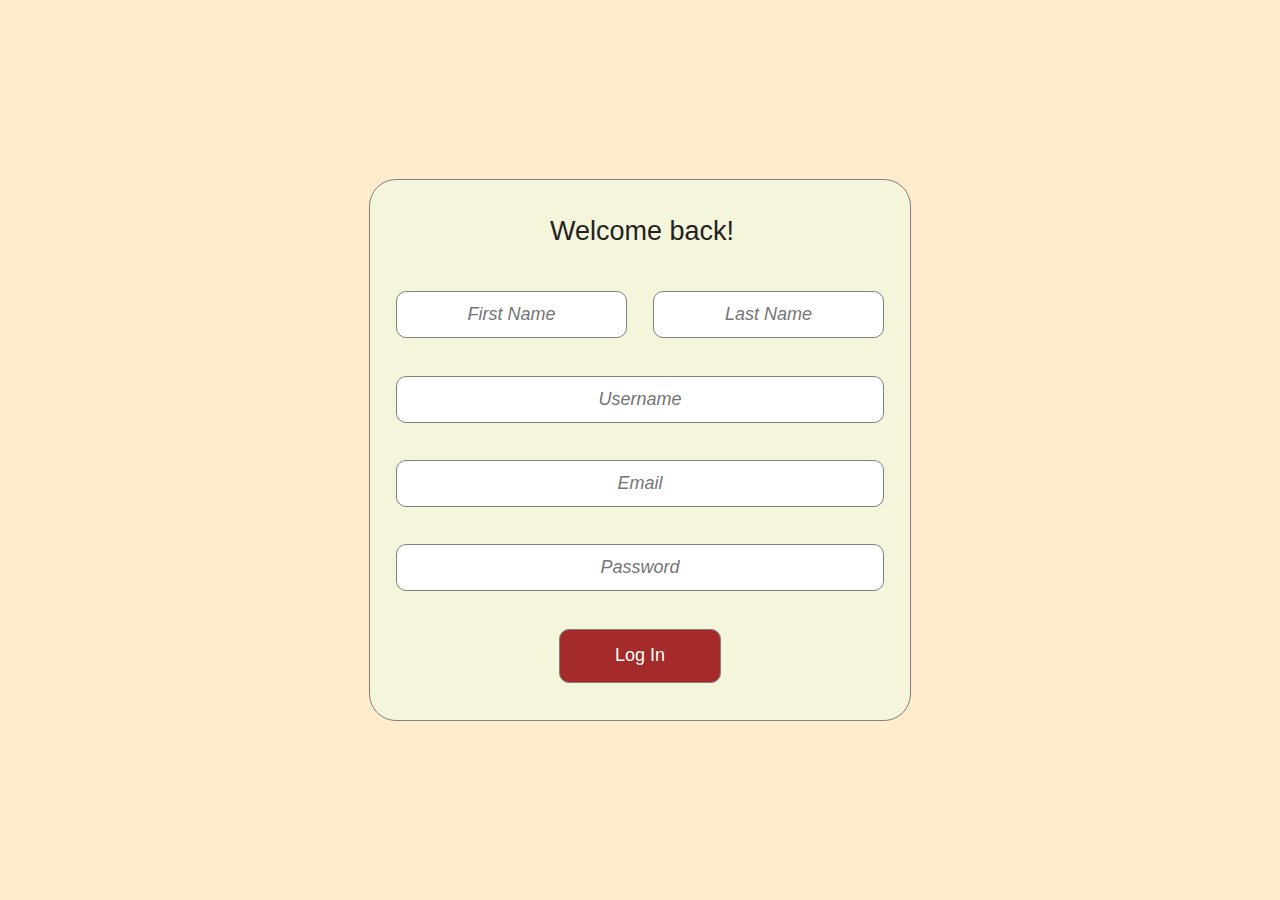
<file: logInPage.html>
<!DOCTYPE html>
<html lang="en">
<head>
    <meta charset="UTF-8">
    <meta name="viewport" content="width=device-width, initial-scale=1.0">
    <title>Log In</title>
    <link rel="stylesheet" href="logInPageS.css">
</head>
<body>
    <div class="bodyDiv">
        <div class="formDiv">
            <p class="messageS">Welcome back!</p>
            <div class="formUpperDiv">
                <input class="smallInputS" type="text" placeholder="First Name">
                <input class="smallInputS" type="text" placeholder="Last Name">
            </div>
            <div class="formLowerDiv">
                <input class="bigInputS" type="text" placeholder="Username">
                <input class="bigInputS" type="email" placeholder="Email">
                <input class="bigInputS" type="password" placeholder="Password">
                <button onclick="navigateTo('index.html')" class="submitBtnS">Log In</button>
            </div>     
        </div>
    </div>

    <script src="websiteScript.js"></script>
</body>
</html>
</file>
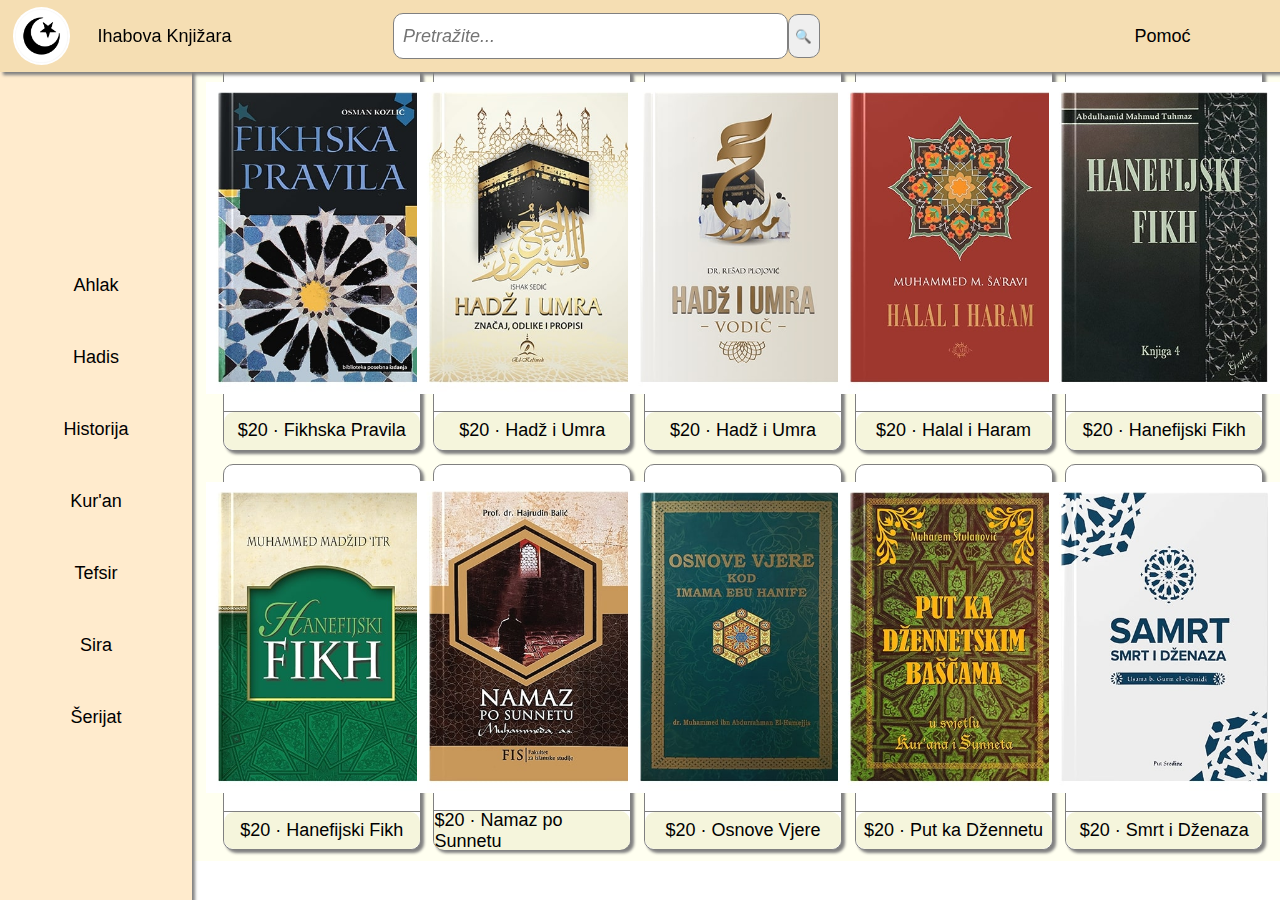
<file: Serijat.html>
<!DOCTYPE html>
<html lang="en">
<head>
    <meta charset="UTF-8">
    <meta name="viewport" content="width=device-width, initial-scale=1.0">
    <title>Ihabova Knjižara</title>
    <link rel="stylesheet" href="websiteDIVcss.css">
    <link rel="stylesheet" href="websiteElemcss.css">
</head>
<body>
    <div class="bodyDiv">
        <div class="navBarDiv">
            <div class="LnavBarDiv">
                <img class="siteIconS" src="images/iconMoon.jpg">
                <p class="siteNameS">Ihabova Knjižara</p>
            </div>
            <div class="RnavBarDiv">
                <input class="searchS" type="text" placeholder="Pretražite...">
                <button class="searchBtnS">&#128269</button>
                <button class="dropDownS">Pomoć</button>
            </div>            
        </div>
        <div class="mainSiteDiv">
            <div class="sideBarDiv">
                <button class="sideBarBtnS" onclick="navigateTo('Ahlak.html')">Ahlak</button>
                <button class="sideBarBtnS" onclick="navigateTo('Hadis.html')">Hadis</button>
                <button class="sideBarBtnS" onclick="navigateTo('Historija.html')">Historija</button>
                <button class="sideBarBtnS" onclick="navigateTo('index.html')">Kur'an</button>
                <button class="sideBarBtnS" onclick="navigateTo('Tefsir.html')">Tefsir</button>
                <button class="sideBarBtnS" onclick="navigateTo('Sira.html')">Sira</button>
                <button class="sideBarBtnS" onclick="navigateTo('Serijat.html')">Šerijat</button>
            </div>
            <div class="mainBarDiv">
                <div class="cardDiv">
                    <div class="articleCardDiv">
                        <div class="visibleArticleDiv">
                            <div class="bookImgDiv">
                                <img class="articleImgS" src="images/Serijat/Serijat (2).jpg">
                            </div>
                            <div class="articleInfoDiv">
                                <p class="articleInfoS">
                                    $20 &#183 Fikhska Pravila
                                </p>
                            </div>
                        </div>
                        <div class="overLayArticleDiv">
                            <button class="buyBtnS">Kupite</button>
                            <button class="detailsBtnS">Detaljnije</button>
                        </div>
                    </div>
                    <div class="articleCardDiv">
                        <div class="visibleArticleDiv">
                            <div class="bookImgDiv">
                                <img class="articleImgS" src="images/Serijat/Serijat (3).jpg">
                            </div>
                            <div class="articleInfoDiv">
                                <p class="articleInfoS">
                                    $20 &#183 Hadž i Umra
                                </p>
                            </div>
                        </div>
                        <div class="overLayArticleDiv">
                            <button class="buyBtnS">Kupite</button>
                            <button class="detailsBtnS">Detaljnije</button>
                        </div>
                    </div>
                    <div class="articleCardDiv">
                        <div class="visibleArticleDiv">
                            <div class="bookImgDiv">
                                <img class="articleImgS" src="images/Serijat/Serijat (4).jpg">
                            </div>
                            <div class="articleInfoDiv">
                                <p class="articleInfoS">
                                    $20 &#183 Hadž i Umra
                                </p>
                            </div>
                        </div>
                        <div class="overLayArticleDiv">
                            <button class="buyBtnS">Kupite</button>
                            <button class="detailsBtnS">Detaljnije</button>
                        </div>
                    </div>
                    <div class="articleCardDiv">
                        <div class="visibleArticleDiv">
                            <div class="bookImgDiv">
                                <img class="articleImgS" src="images/Serijat/Serijat (5).jpg">
                            </div>
                            <div class="articleInfoDiv">
                                <p class="articleInfoS">
                                    $20 &#183 Halal i Haram
                                </p>
                            </div>
                        </div>
                        <div class="overLayArticleDiv">
                            <button class="buyBtnS">Kupite</button>
                            <button class="detailsBtnS">Detaljnije</button>
                        </div>
                    </div>
                    <div class="articleCardDiv">
                        <div class="visibleArticleDiv">
                            <div class="bookImgDiv">
                                <img class="articleImgS" src="images/Serijat/Serijat (7).jpg">
                            </div>
                            <div class="articleInfoDiv">
                                <p class="articleInfoS">
                                    $20 &#183 Hanefijski Fikh
                                </p>
                            </div>
                        </div>
                        <div class="overLayArticleDiv">
                            <button class="buyBtnS">Kupite</button>
                            <button class="detailsBtnS">Detaljnije</button>
                        </div>
                    </div>
                    <div class="articleCardDiv">
                        <div class="visibleArticleDiv">
                            <div class="bookImgDiv">
                                <img class="articleImgS" src="images/Serijat/Serijat (8).jpg">
                            </div>
                            <div class="articleInfoDiv">
                                <p class="articleInfoS">
                                    $20 &#183 Hanefijski Fikh
                                </p>
                            </div>
                        </div>
                        <div class="overLayArticleDiv">
                            <button class="buyBtnS">Kupite</button>
                            <button class="detailsBtnS">Detaljnije</button>
                        </div>
                    </div>
                    <div class="articleCardDiv">
                        <div class="visibleArticleDiv">
                            <div class="bookImgDiv">
                                <img class="articleImgS" src="images/Serijat/Serijat (9).jpg">
                            </div>
                            <div class="articleInfoDiv">
                                <p class="articleInfoS">
                                    $20 &#183 Namaz po Sunnetu
                                </p>
                            </div>
                        </div>
                        <div class="overLayArticleDiv">
                            <button class="buyBtnS">Kupite</button>
                            <button class="detailsBtnS">Detaljnije</button>
                        </div>
                    </div>
                    <div class="articleCardDiv">
                        <div class="visibleArticleDiv">
                            <div class="bookImgDiv">
                                <img class="articleImgS" src="images/Serijat/Serijat (10).jpg">
                            </div>
                            <div class="articleInfoDiv">
                                <p class="articleInfoS">
                                    $20 &#183 Osnove Vjere
                                </p>
                            </div>
                        </div>
                        <div class="overLayArticleDiv">
                            <button class="buyBtnS">Kupite</button>
                            <button class="detailsBtnS">Detaljnije</button>
                        </div>
                    </div>
                    <div class="articleCardDiv">
                        <div class="visibleArticleDiv">
                            <div class="bookImgDiv">
                                <img class="articleImgS" src="images/Serijat/Serijat (11).jpg">
                            </div>
                            <div class="articleInfoDiv">
                                <p class="articleInfoS">
                                    $20 &#183 Put ka Džennetu
                                </p>
                            </div>
                        </div>
                        <div class="overLayArticleDiv">
                            <button class="buyBtnS">Kupite</button>
                            <button class="detailsBtnS">Detaljnije</button>
                        </div>
                    </div>
                    <div class="articleCardDiv">
                        <div class="visibleArticleDiv">
                            <div class="bookImgDiv">
                                <img class="articleImgS" src="images/Serijat/Serijat (12).jpg">
                            </div>
                            <div class="articleInfoDiv">
                                <p class="articleInfoS">
                                    $20 &#183 Smrt i Dženaza
                                </p>
                            </div>
                        </div>
                        <div class="overLayArticleDiv">
                            <button class="buyBtnS">Kupite</button>
                            <button class="detailsBtnS">Detaljnije</button>
                        </div>
                    </div>
                    <div class="articleCardDiv">
                        <div class="visibleArticleDiv">
                            <div class="bookImgDiv">
                                <img class="articleImgS" src="images/Serijat/Serijat (15).jpg">
                            </div>
                            <div class="articleInfoDiv">
                                <p class="articleInfoS">
                                    $20 &#183 Poslanikov a.s. Post
                                </p>
                            </div>
                        </div>
                        <div class="overLayArticleDiv">
                            <button class="buyBtnS">Kupite</button>
                            <button class="detailsBtnS">Detaljnije</button>
                        </div>
                    </div>
                    <div class="articleCardDiv">
                        <div class="visibleArticleDiv">
                            <div class="bookImgDiv">
                                <img class="articleImgS" src="images/Serijat/Serijat (16).jpg">
                            </div>
                            <div class="articleInfoDiv">
                                <p class="articleInfoS">
                                    $20 &#183 Tedžvid
                                </p>
                            </div>
                        </div>
                        <div class="overLayArticleDiv">
                            <button class="buyBtnS">Kupite</button>
                            <button class="detailsBtnS">Detaljnije</button>
                        </div>
                    </div>
                    <div class="articleCardDiv">
                        <div class="visibleArticleDiv">
                            <div class="bookImgDiv">
                                <img class="articleImgS" src="images/Serijat/Serijat (19).jpg">
                            </div>
                            <div class="articleInfoDiv">
                                <p class="articleInfoS">
                                    $20 &#183 Zašto Klanjati
                                </p>
                            </div>
                        </div>
                        <div class="overLayArticleDiv">
                            <button class="buyBtnS">Kupite</button>
                            <button class="detailsBtnS">Detaljnije</button>
                        </div>
                    </div>
                    <div class="articleCardDiv">
                        <div class="visibleArticleDiv">
                            <div class="bookImgDiv">
                                <img class="articleImgS" src="images/Serijat/Serijat (17).jpg">
                            </div>
                            <div class="articleInfoDiv">
                                <p class="articleInfoS">
                                    $20 &#183 Teravih Namaz
                                </p>
                            </div>
                        </div>
                        <div class="overLayArticleDiv">
                            <button class="buyBtnS">Kupite</button>
                            <button class="detailsBtnS">Detaljnije</button>
                        </div>
                    </div>
                </div>
        </div>
    </div>



    <script src="websiteScript.js"></script>
</body>
</html>
</file>
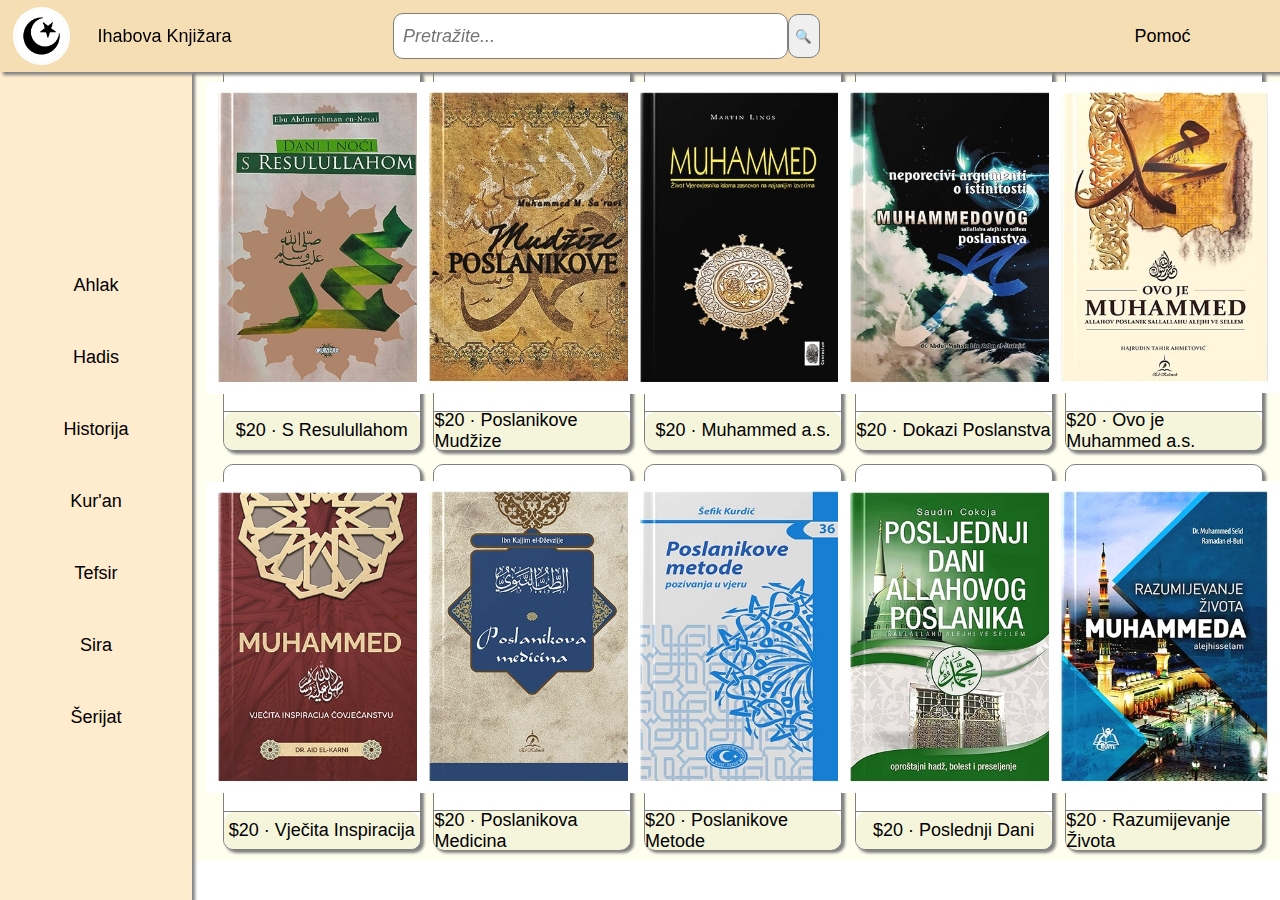
<file: Sira.html>
<!DOCTYPE html>
<html lang="en">
<head>
    <meta charset="UTF-8">
    <meta name="viewport" content="width=device-width, initial-scale=1.0">
    <title>Ihabova Knjižara</title>
    <link rel="stylesheet" href="websiteDIVcss.css">
    <link rel="stylesheet" href="websiteElemcss.css">
</head>
<body>
    <div class="bodyDiv">
        <div class="navBarDiv">
            <div class="LnavBarDiv">
                <img class="siteIconS" src="images/iconMoon.jpg">
                <p class="siteNameS">Ihabova Knjižara</p>
            </div>
            <div class="RnavBarDiv">
                <input class="searchS" type="text" placeholder="Pretražite...">
                <button class="searchBtnS">&#128269</button>
                <button class="dropDownS">Pomoć</button>
            </div>            
        </div>
        <div class="mainSiteDiv">
            <div class="sideBarDiv">
                <button class="sideBarBtnS" onclick="navigateTo('Ahlak.html')">Ahlak</button>
                <button class="sideBarBtnS" onclick="navigateTo('Hadis.html')">Hadis</button>
                <button class="sideBarBtnS" onclick="navigateTo('Historija.html')">Historija</button>
                <button class="sideBarBtnS" onclick="navigateTo('index.html')">Kur'an</button>
                <button class="sideBarBtnS" onclick="navigateTo('Tefsir.html')">Tefsir</button>
                <button class="sideBarBtnS" onclick="navigateTo('Sira.html')">Sira</button>
                <button class="sideBarBtnS" onclick="navigateTo('Serijat.html')">Šerijat</button>
            </div>
            <div class="mainBarDiv">
                <div class="cardDiv">
                    <div class="articleCardDiv">
                        <div class="visibleArticleDiv">
                            <div class="bookImgDiv">
                                <img class="articleImgS" src="images/Sira/Sira (1).jpg">
                            </div>
                            <div class="articleInfoDiv">
                                <p class="articleInfoS">
                                    $20 &#183 S Resulullahom
                                </p>
                            </div>
                        </div>
                        <div class="overLayArticleDiv">
                            <button class="buyBtnS">Kupite</button>
                            <button class="detailsBtnS">Detaljnije</button>
                        </div>
                    </div>
                    <div class="articleCardDiv">
                        <div class="visibleArticleDiv">
                            <div class="bookImgDiv">
                                <img class="articleImgS" src="images/Sira/Sira (2).jpg">
                            </div>
                            <div class="articleInfoDiv">
                                <p class="articleInfoS">
                                    $20 &#183 Poslanikove Mudžize
                                </p>
                            </div>
                        </div>
                        <div class="overLayArticleDiv">
                            <button class="buyBtnS">Kupite</button>
                            <button class="detailsBtnS">Detaljnije</button>
                        </div>
                    </div>
                    <div class="articleCardDiv">
                        <div class="visibleArticleDiv">
                            <div class="bookImgDiv">
                                <img class="articleImgS" src="images/Sira/Sira (3).jpg">
                            </div>
                            <div class="articleInfoDiv">
                                <p class="articleInfoS">
                                    $20 &#183 Muhammed a.s.
                                </p>
                            </div>
                        </div>
                        <div class="overLayArticleDiv">
                            <button class="buyBtnS">Kupite</button>
                            <button class="detailsBtnS">Detaljnije</button>
                        </div>
                    </div>
                    <div class="articleCardDiv">
                        <div class="visibleArticleDiv">
                            <div class="bookImgDiv">
                                <img class="articleImgS" src="images/Sira/Sira (4).jpg">
                            </div>
                            <div class="articleInfoDiv">
                                <p class="articleInfoS">
                                    $20 &#183 Dokazi Poslanstva
                                </p>
                            </div>
                        </div>
                        <div class="overLayArticleDiv">
                            <button class="buyBtnS">Kupite</button>
                            <button class="detailsBtnS">Detaljnije</button>
                        </div>
                    </div>
                    <div class="articleCardDiv">
                        <div class="visibleArticleDiv">
                            <div class="bookImgDiv">
                                <img class="articleImgS" src="images/Sira/Sira (5).jpg">
                            </div>
                            <div class="articleInfoDiv">
                                <p class="articleInfoS">
                                    $20 &#183 Ovo je Muhammed a.s.
                                </p>
                            </div>
                        </div>
                        <div class="overLayArticleDiv">
                            <button class="buyBtnS">Kupite</button>
                            <button class="detailsBtnS">Detaljnije</button>
                        </div>
                    </div>
                    <div class="articleCardDiv">
                        <div class="visibleArticleDiv">
                            <div class="bookImgDiv">
                                <img class="articleImgS" src="images/Sira/Sira (6).jpg">
                            </div>
                            <div class="articleInfoDiv">
                                <p class="articleInfoS">
                                    $20 &#183 Vječita Inspiracija
                                </p>
                            </div>
                        </div>
                        <div class="overLayArticleDiv">
                            <button class="buyBtnS">Kupite</button>
                            <button class="detailsBtnS">Detaljnije</button>
                        </div>
                    </div>
                    <div class="articleCardDiv">
                        <div class="visibleArticleDiv">
                            <div class="bookImgDiv">
                                <img class="articleImgS" src="images/Sira/Sira (7).jpg">
                            </div>
                            <div class="articleInfoDiv">
                                <p class="articleInfoS">
                                    $20 &#183 Poslanikova Medicina
                                </p>
                            </div>
                        </div>
                        <div class="overLayArticleDiv">
                            <button class="buyBtnS">Kupite</button>
                            <button class="detailsBtnS">Detaljnije</button>
                        </div>
                    </div>
                    <div class="articleCardDiv">
                        <div class="visibleArticleDiv">
                            <div class="bookImgDiv">
                                <img class="articleImgS" src="images/Sira/Sira (8).jpg">
                            </div>
                            <div class="articleInfoDiv">
                                <p class="articleInfoS">
                                    $20 &#183 Poslanikove Metode
                                </p>
                            </div>
                        </div>
                        <div class="overLayArticleDiv">
                            <button class="buyBtnS">Kupite</button>
                            <button class="detailsBtnS">Detaljnije</button>
                        </div>
                    </div>
                    <div class="articleCardDiv">
                        <div class="visibleArticleDiv">
                            <div class="bookImgDiv">
                                <img class="articleImgS" src="images/Sira/Sira (9).jpg">
                            </div>
                            <div class="articleInfoDiv">
                                <p class="articleInfoS">
                                    $20 &#183 Poslednji Dani
                                </p>
                            </div>
                        </div>
                        <div class="overLayArticleDiv">
                            <button class="buyBtnS">Kupite</button>
                            <button class="detailsBtnS">Detaljnije</button>
                        </div>
                    </div>
                    <div class="articleCardDiv">
                        <div class="visibleArticleDiv">
                            <div class="bookImgDiv">
                                <img class="articleImgS" src="images/Sira/Sira (10).jpg">
                            </div>
                            <div class="articleInfoDiv">
                                <p class="articleInfoS">
                                    $20 &#183 Razumijevanje Života
                                </p>
                            </div>
                        </div>
                        <div class="overLayArticleDiv">
                            <button class="buyBtnS">Kupite</button>
                            <button class="detailsBtnS">Detaljnije</button>
                        </div>
                    </div>
                    <div class="articleCardDiv">
                        <div class="visibleArticleDiv">
                            <div class="bookImgDiv">
                                <img class="articleImgS" src="images/Sira/Sira (12).jpg">
                            </div>
                            <div class="articleInfoDiv">
                                <p class="articleInfoS">
                                    $20 &#183 Sira
                                </p>
                            </div>
                        </div>
                        <div class="overLayArticleDiv">
                            <button class="buyBtnS">Kupite</button>
                            <button class="detailsBtnS">Detaljnije</button>
                        </div>
                    </div>
                    <div class="articleCardDiv">
                        <div class="visibleArticleDiv">
                            <div class="bookImgDiv">
                                <img class="articleImgS" src="images/Sira/Sira (13).jpg">
                            </div>
                            <div class="articleInfoDiv">
                                <p class="articleInfoS">
                                    $20 &#183 Upoznaj Poslanka
                                </p>
                            </div>
                        </div>
                        <div class="overLayArticleDiv">
                            <button class="buyBtnS">Kupite</button>
                            <button class="detailsBtnS">Detaljnije</button>
                        </div>
                    </div>
                    <div class="articleCardDiv">
                        <div class="visibleArticleDiv">
                            <div class="bookImgDiv">
                                <img class="articleImgS" src="images/Sira/Sira (14).jpg">
                            </div>
                            <div class="articleInfoDiv">
                                <p class="articleInfoS">
                                    $20 &#183 Vasijjeti Poslanika a.s.
                                </p>
                            </div>
                        </div>
                        <div class="overLayArticleDiv">
                            <button class="buyBtnS">Kupite</button>
                            <button class="detailsBtnS">Detaljnije</button>
                        </div>
                    </div>
                    <div class="articleCardDiv">
                        <div class="visibleArticleDiv">
                            <div class="bookImgDiv">
                                <img class="articleImgS" src="images/Sira/Sira (15).jpg">
                            </div>
                            <div class="articleInfoDiv">
                                <p class="articleInfoS">
                                    $20 &#183 Zapečaćeni Napitak
                                </p>
                            </div>
                        </div>
                        <div class="overLayArticleDiv">
                            <button class="buyBtnS">Kupite</button>
                            <button class="detailsBtnS">Detaljnije</button>
                        </div>
                    </div>
                </div>
        </div>
    </div>



    <script src="websiteScript.js"></script>
</body>
</html>
</file>
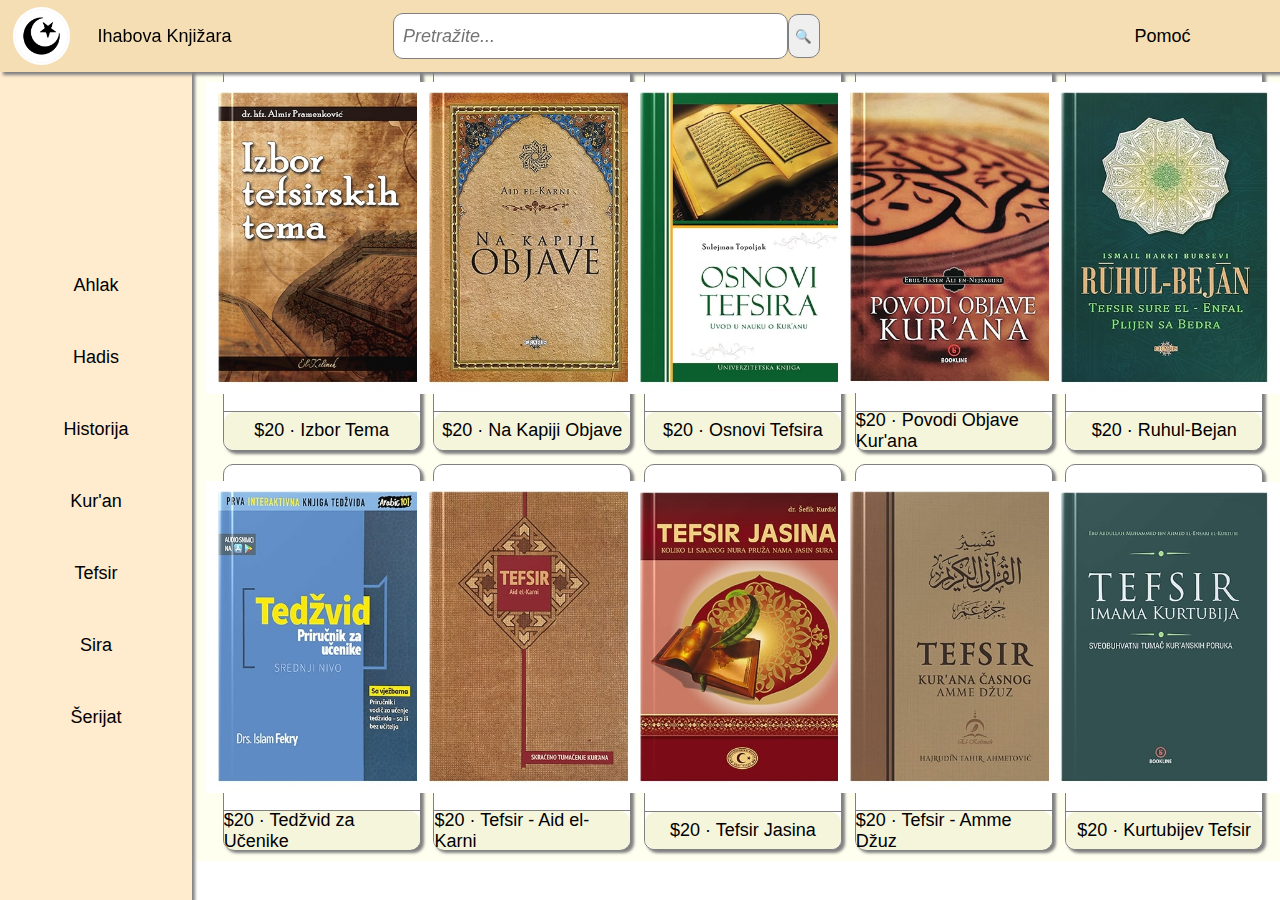
<file: Tefsir.html>
<!DOCTYPE html>
<html lang="en">
<head>
    <meta charset="UTF-8">
    <meta name="viewport" content="width=device-width, initial-scale=1.0">
    <title>Ihabova Knjižara</title>
    <link rel="stylesheet" href="websiteDIVcss.css">
    <link rel="stylesheet" href="websiteElemcss.css">
</head>
<body>
    <div class="bodyDiv">
        <div class="navBarDiv">
            <div class="LnavBarDiv">
                <img class="siteIconS" src="images/iconMoon.jpg">
                <p class="siteNameS">Ihabova Knjižara</p>
            </div>
            <div class="RnavBarDiv">
                <input class="searchS" type="text" placeholder="Pretražite...">
                <button class="searchBtnS">&#128269</button>
                <button class="dropDownS">Pomoć</button>
            </div>            
        </div>
        <div class="mainSiteDiv">
            <div class="sideBarDiv">
                <button class="sideBarBtnS" onclick="navigateTo('Ahlak.html')">Ahlak</button>
                <button class="sideBarBtnS" onclick="navigateTo('Hadis.html')">Hadis</button>
                <button class="sideBarBtnS" onclick="navigateTo('Historija.html')">Historija</button>
                <button class="sideBarBtnS" onclick="navigateTo('index.html')">Kur'an</button>
                <button class="sideBarBtnS" onclick="navigateTo('Tefsir.html')">Tefsir</button>
                <button class="sideBarBtnS" onclick="navigateTo('Sira.html')">Sira</button>
                <button class="sideBarBtnS" onclick="navigateTo('Serijat.html')">Šerijat</button>
            </div>
            <div class="mainBarDiv">
                <div class="cardDiv">
                    <div class="articleCardDiv">
                        <div class="visibleArticleDiv">
                            <div class="bookImgDiv">
                                <img class="articleImgS" src="images/Tefsir/Tefsir (1).jpg">
                            </div>
                            <div class="articleInfoDiv">
                                <p class="articleInfoS">
                                    $20 &#183 Izbor Tema
                                </p>
                            </div>
                        </div>
                        <div class="overLayArticleDiv">
                            <button class="buyBtnS">Kupite</button>
                            <button class="detailsBtnS">Detaljnije</button>
                        </div>
                    </div>
                    <div class="articleCardDiv">
                        <div class="visibleArticleDiv">
                            <div class="bookImgDiv">
                                <img class="articleImgS" src="images/Tefsir/Tefsir (2).jpg">
                            </div>
                            <div class="articleInfoDiv">
                                <p class="articleInfoS">
                                    $20 &#183 Na Kapiji Objave
                                </p>
                            </div>
                        </div>
                        <div class="overLayArticleDiv">
                            <button class="buyBtnS">Kupite</button>
                            <button class="detailsBtnS">Detaljnije</button>
                        </div>
                    </div>
                    <div class="articleCardDiv">
                        <div class="visibleArticleDiv">
                            <div class="bookImgDiv">
                                <img class="articleImgS" src="images/Tefsir/Tefsir (3).jpg">
                            </div>
                            <div class="articleInfoDiv">
                                <p class="articleInfoS">
                                    $20 &#183 Osnovi Tefsira
                                </p>
                            </div>
                        </div>
                        <div class="overLayArticleDiv">
                            <button class="buyBtnS">Kupite</button>
                            <button class="detailsBtnS">Detaljnije</button>
                        </div>
                    </div>
                    <div class="articleCardDiv">
                        <div class="visibleArticleDiv">
                            <div class="bookImgDiv">
                                <img class="articleImgS" src="images/Tefsir/Tefsir (4).jpg">
                            </div>
                            <div class="articleInfoDiv">
                                <p class="articleInfoS">
                                    $20 &#183 Povodi Objave Kur'ana
                                </p>
                            </div>
                        </div>
                        <div class="overLayArticleDiv">
                            <button class="buyBtnS">Kupite</button>
                            <button class="detailsBtnS">Detaljnije</button>
                        </div>
                    </div>
                    <div class="articleCardDiv">
                        <div class="visibleArticleDiv">
                            <div class="bookImgDiv">
                                <img class="articleImgS" src="images/Tefsir/Tefsir (5).jpg">
                            </div>
                            <div class="articleInfoDiv">
                                <p class="articleInfoS">
                                    $20 &#183 Ruhul-Bejan
                                </p>
                            </div>
                        </div>
                        <div class="overLayArticleDiv">
                            <button class="buyBtnS">Kupite</button>
                            <button class="detailsBtnS">Detaljnije</button>
                        </div>
                    </div>
                    <div class="articleCardDiv">
                        <div class="visibleArticleDiv">
                            <div class="bookImgDiv">
                                <img class="articleImgS" src="images/Tefsir/Tefsir (7).jpg">
                            </div>
                            <div class="articleInfoDiv">
                                <p class="articleInfoS">
                                    $20 &#183 Tedžvid za Učenike
                                </p>
                            </div>
                        </div>
                        <div class="overLayArticleDiv">
                            <button class="buyBtnS">Kupite</button>
                            <button class="detailsBtnS">Detaljnije</button>
                        </div>
                    </div>
                    <div class="articleCardDiv">
                        <div class="visibleArticleDiv">
                            <div class="bookImgDiv">
                                <img class="articleImgS" src="images/Tefsir/Tefsir (8).jpg">
                            </div>
                            <div class="articleInfoDiv">
                                <p class="articleInfoS">
                                    $20 &#183 Tefsir - Aid el-Karni
                                </p>
                            </div>
                        </div>
                        <div class="overLayArticleDiv">
                            <button class="buyBtnS">Kupite</button>
                            <button class="detailsBtnS">Detaljnije</button>
                        </div>
                    </div>
                    <div class="articleCardDiv">
                        <div class="visibleArticleDiv">
                            <div class="bookImgDiv">
                                <img class="articleImgS" src="images/Tefsir/Tefsir (9).jpg">
                            </div>
                            <div class="articleInfoDiv">
                                <p class="articleInfoS">
                                    $20 &#183 Tefsir Jasina
                                </p>
                            </div>
                        </div>
                        <div class="overLayArticleDiv">
                            <button class="buyBtnS">Kupite</button>
                            <button class="detailsBtnS">Detaljnije</button>
                        </div>
                    </div>
                    <div class="articleCardDiv">
                        <div class="visibleArticleDiv">
                            <div class="bookImgDiv">
                                <img class="articleImgS" src="images/Tefsir/Tefsir (10).jpg">
                            </div>
                            <div class="articleInfoDiv">
                                <p class="articleInfoS">
                                    $20 &#183 Tefsir - Amme Džuz
                                </p>
                            </div>
                        </div>
                        <div class="overLayArticleDiv">
                            <button class="buyBtnS">Kupite</button>
                            <button class="detailsBtnS">Detaljnije</button>
                        </div>
                    </div>
                    <div class="articleCardDiv">
                        <div class="visibleArticleDiv">
                            <div class="bookImgDiv">
                                <img class="articleImgS" src="images/Tefsir/Tefsir (11).jpg">
                            </div>
                            <div class="articleInfoDiv">
                                <p class="articleInfoS">
                                    $20 &#183 Kurtubijev Tefsir
                                </p>
                            </div>
                        </div>
                        <div class="overLayArticleDiv">
                            <button class="buyBtnS">Kupite</button>
                            <button class="detailsBtnS">Detaljnije</button>
                        </div>
                    </div>
                    <div class="articleCardDiv">
                        <div class="visibleArticleDiv">
                            <div class="bookImgDiv">
                                <img class="articleImgS" src="images/Tefsir/Tefsir (12).jpg">
                            </div>
                            <div class="articleInfoDiv">
                                <p class="articleInfoS">
                                    $20 &#183 Tematski Tefsir Kur'ana
                                </p>
                            </div>
                        </div>
                        <div class="overLayArticleDiv">
                            <button class="buyBtnS">Kupite</button>
                            <button class="detailsBtnS">Detaljnije</button>
                        </div>
                    </div>
                </div>
        </div>
    </div>



    <script src="websiteScript.js"></script>
</body>
</html>
</file>
<file: websiteDIVcss.css>
*
{
    margin: 0;
    padding: 0;
    font-family: Arial, Helvetica, sans-serif;
}

.bodyDiv
{
    width: 100vw;
    height: 100vh;    
}

.navBarDiv
{
    /* background-color: aquamarine; */
    background-color: wheat;
    
    width: 100%;
    height: 8%;
    
    position: absolute;
    z-index: 2;

    display: flex;
    flex-direction: row;
    justify-content: center;
    align-items: center;

    box-shadow: 3px 3px 3px gray;
}

.LnavBarDiv
{
    /* background-color: blue; */
    width: 30%;
    height: 100%;

    margin-left: 1vw;

    display: flex;
    flex-direction: row;
    justify-content: flex-start;
    align-items: center;
}

.RnavBarDiv
{
    /* background-color: green; */
    width: 70%;
    height: 100%;

    display: flex;
    flex-direction: row;
    justify-content: flex-start;
    align-items: center;
}

.mainSiteDiv
{
    /* background: red; */

    width: 100%;
    height: 100%;

    display: flex;
    flex-direction: row;
}

.sideBarDiv
{
    /* background-color: blueviolet; */
    background-color: blanchedalmond;
    box-shadow: 3px 3px 3px gray;

    width: 15%;
    height: 100%;

    margin-top: 4%;

    position: fixed;
    z-index: 1;

    display: flex;
    flex-direction: column;
    justify-content: center;
    align-items: center;
}

.mainBarDiv
{
    /* background-color: brown; */
    background-color: ivory;

    width: 85%;
    height: 90%;

    overflow-x: hidden;

    margin-left: 15%;
    margin-top: 4%;

    flex-direction: column;
    justify-content: center;
    align-items: center;
}

.cardDiv
{
    width: 100%;
    height: 50%;

    display: flex;
    flex-direction: row;
    justify-content: start;
    align-items: center;
    flex-wrap: wrap;

    padding: 0 2vh;
}

.articleCardDiv
{
    background-color: white;

    width: 18%;
    height: 95%;

    border: 1px solid gray;
    border-radius: 10px;

    position: relative;

    box-shadow: 3px 3px 3px gray;

    margin-left: 1vw;
    margin-top: 1vw;
}

.visibleArticleDiv
{
    width: 100%;
    height: 100%;

    border: none;
    border-radius: 10px;

    display: flex;
    flex-direction: column;
    justify-content: center;
    align-items: center;
}

.overLayArticleDiv
{
    background-color: rgba(125, 125, 125, 0.5);
    width: 100%;
    height: 100%;

    position: absolute;
    top: 0;
    left: 0;

    border: none;
    border-radius: 10px;

    display: none;

    flex-direction: column;
    justify-content: center;
    align-items: center;
}

.articleCardDiv:hover .overLayArticleDiv
{
    display: flex;
}

.bookImgDiv
{
    width: 100%;
    height: 90%;
    display: flex;
    flex-direction: row;
    justify-content: center;
    align-items: center;
    border-bottom: 1px solid gray;
}

.articleInfoDiv
{
    background-color: beige;
    border-radius: 10px;
    width: 100%;
    height: 10%;
    display: flex;
    flex-direction: row;
    justify-content: center;
    align-items: center;
}
</file>
<file: websiteElemcss.css>
*
{
    margin: 0;
    padding: 0;
    font-family: Arial, Helvetica, sans-serif;
}

.siteIconS
{
    height: 80%;
    border-radius: 50%;
}

.siteNameS
{
    font-size: 2vh;

    margin-left: 3vh;
}

.searchS
{
    height: 60%;
    width: 30vw;

    font-size: 2vh;
    padding-left: 1vh;

    border: 1px solid gray;
    border-radius: 10px;
}

.searchS::placeholder
{
    font-style: italic;
}

.searchBtnS
{
    height: 60%;
    width: 2.5vw;

    border: 1px solid gray;
    border-radius: 10px;

    transition: all 0.25s;
    cursor: pointer;
}

.searchBtnS:hover
{
    background-color: rgb(163, 248, 248);
}

.searchBtnS:active
{
    opacity: 0.7;
}

.dropDownS
{
    width: 5vw;
    height: 100%;
    border: none;
    background-color: wheat;
    font-size: 2vh;
    margin-left: 35%;
    cursor: pointer;
}

.dropDownS:hover
{
    background-color: rgb(163, 248, 248);
}

.sideBarBtnS
{
    background-color: blanchedalmond;
    width: 100%;
    height: 8vh;
    font-size: 2vh;
    border: none;
    cursor: pointer;
}

.sideBarBtnS:hover
{
    background-color: rgb(163, 248, 248);
}

.articleInfoS
{
    font-size: 2vh;
}

.articleImgS
{
    height: 90%;
}

.buyBtnS,
.detailsBtnS
{
    width: 12vh;
    height: 6vh;
    border-radius: 15%;
    border: 1px solid gray;
    margin-bottom: 3vh;
    font-size: 2vh;
    background-color: beige;
    transition: background-color 0.35s;
    cursor: pointer;
}

.buyBtnS:hover,
.detailsBtnS:hover
{
    background-color: rgb(191, 191, 172);
}

.buyBtnS:active,
.detailsBtnS:active
{
    background-color: rgb(161, 161, 143);
}
</file>
<file: bookExample.css>
*
{
    margin: 0;
    padding: 0;
    font-family: Arial, Helvetica, sans-serif;
    overflow-x: hidden;
}

.bodyDiv
{
    width: 100vw;
    height: 100vh;    
}

.navBarDiv
{
    /* background-color: aquamarine; */
    background-color: wheat;
    
    width: 100%;
    height: 8%;
    
    position: absolute;
    z-index: 2;

    display: flex;
    flex-direction: row;
    justify-content: center;
    align-items: center;

    box-shadow: 3px 3px 3px gray;
}

.LnavBarDiv
{
    /* background-color: blue; */
    width: 30%;
    height: 100%;

    margin-left: 1vw;

    display: flex;
    flex-direction: row;
    justify-content: flex-start;
    align-items: center;
}

.RnavBarDiv
{
    /* background-color: green; */
    width: 70%;
    height: 100%;

    display: flex;
    flex-direction: row;
    justify-content: flex-start;
    align-items: center;
}

.mainSiteDiv
{
    /* background: red; */

    width: 100%;
    height: 100%;

    display: flex;
    flex-direction: row;

    overflow-y: hidden;
}

.sideBarDiv
{
    /* background-color: blueviolet; */
    background-color: blanchedalmond;
    box-shadow: 3px 3px 3px gray;

    width: 15%;
    height: 100%;

    margin-top: 4%;

    position: fixed;
    z-index: 1;

    display: flex;
    flex-direction: column;
    justify-content: center;
    align-items: center;
}

.mainBarDiv
{
    /* background-color: brown; */
    background-color: ivory;

    width: 85%;
    height: 95%;

    margin-left: 15%;
    margin-top: 4%;

    flex-direction: column;
    justify-content: center;
    align-items: center;
}

.upperDiv
{
    background-color: beige;
    width: 100%;
    height: 100%;
    display: flex;
    flex-direction: row;
    justify-content: flex-start;
    align-items: center;
}

.bookBigDiv
{
    background-color: white;

    height: 80%;
    width: 35%;
    border: 1px solid gray;
    border-radius: 10px;
    margin: 4vh;
    margin-left: 6vh;

    display: flex;
    justify-content: center;
    align-items: center;
}

/* .lowerDiv
{
    background-color: beige;
    width: 100%;
    height: 30%;
    display: flex;
    justify-content: center;
    align-items: center;
} */

.imgBigS
{
    height: 80%;
}

.infoAboutBookDiv
{
    width: 55%;
    height: 80%;
    border: 1px solid gray;
    border-radius: 10px;
    background-color: blanchedalmond;
}

.bookNameS
{
    padding: 3vh;
    font-size: 4vh;
}

.priceS
{
    font-size: 3vh;
    color: gray;
    margin-left: 3.5%;
    display: inline-flex;
}

.bookTextsS
{
    font-size: 2vh;
    padding: 3vh;
}

.addCartS
{
    width: 30%;
    height: 6vh;
    margin-left: 3vh;
    color: white;
    background-color: brown;
    font-size: 2vh;
    border-radius: 15px;
    border: 1px solid gray;
    transition: opacity 0.25s;
}

.addCartS:hover
{
    opacity: 0.8;
}

.addCartS:active
{
    opacity: 0.6;
}
</file>
<file: logInPageS.css>
*
{
    margin: 0;
    padding: 0;
    font-family: Arial, Helvetica, sans-serif;
}

.bodyDiv
{
    height: 100vh;
    width: 100wv;;
    background-color: blanchedalmond;
    display: flex;
    flex-direction: column;
    justify-content: center;
    align-items: center;
}

.formUpperDiv
{
    width: 100%;
    height: 20%;

    margin-top: 7vh;
    display: flex;
    flex-direction: row;
    justify-content: space-evenly;
    align-items: end;
}

.formLowerDiv
{
    width: 100%;
    height: 80%;

    display: flex;
    flex-direction: column;
    justify-content: space-evenly;
    align-items: center;
}

.formDiv
{
    background-color: beige;
    border: 1px solid gray;
    width: 60vh;
    height: 60vh;
    border-radius: 5%;
    display: flex;
    flex-direction: column;
    justify-content: center;
    align-items: center;
    position: relative;
}

.smallInputS
{
    width: 42.5%;
    height: 5vh;
    border-radius: 10px;
    font-size: 2vh;
    border: 1px solid gray;
    text-align: center;
}

.smallInputS::placeholder
{
    font-style: italic;
}

.bigInputS
{
    width: 90%;
    height: 5vh;
    border-radius: 10px;
    font-size: 2vh;
    border: 1px solid gray;
    text-align: center;
}

.bigInputS::placeholder
{
    font-style: italic;
}

.submitBtnS
{
    background-color: brown;
    width: 30%;
    height: 6vh;
    border: 1px solid gray;
    border-radius: 10px;
    font-size: 2vh;
    color: white;
    cursor: pointer;
    transition: all 0.35s;
}

.submitBtnS:hover
{
    background-color: rgb(245, 187, 100);
    opacity: 0.8;
}

.submitBtnS:active
{
    background-color: beige;
    opacity: 0.6;
}

.messageS
{
    font-size: 3vh;
    position: absolute;
    top: 4vh;
    left: 20vh;
    color: rgb(35, 35, 35);
}
</file>
